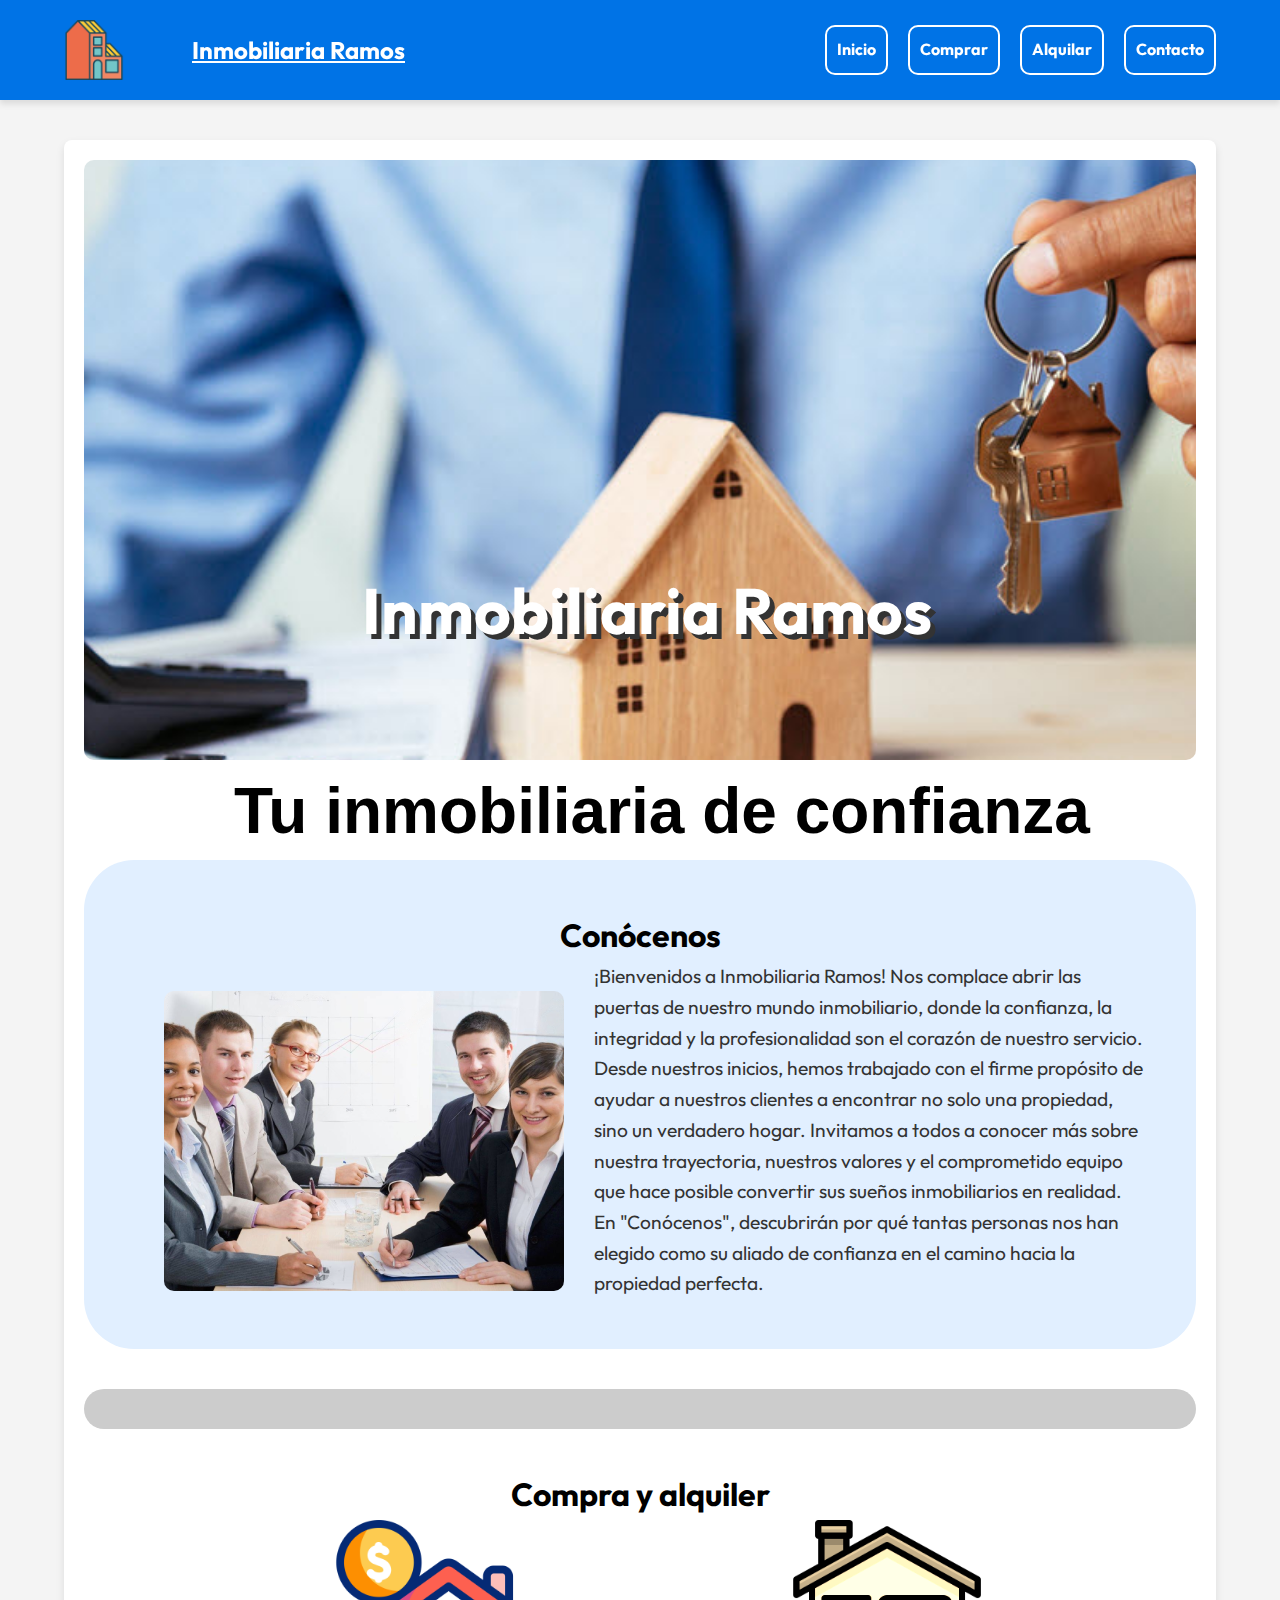
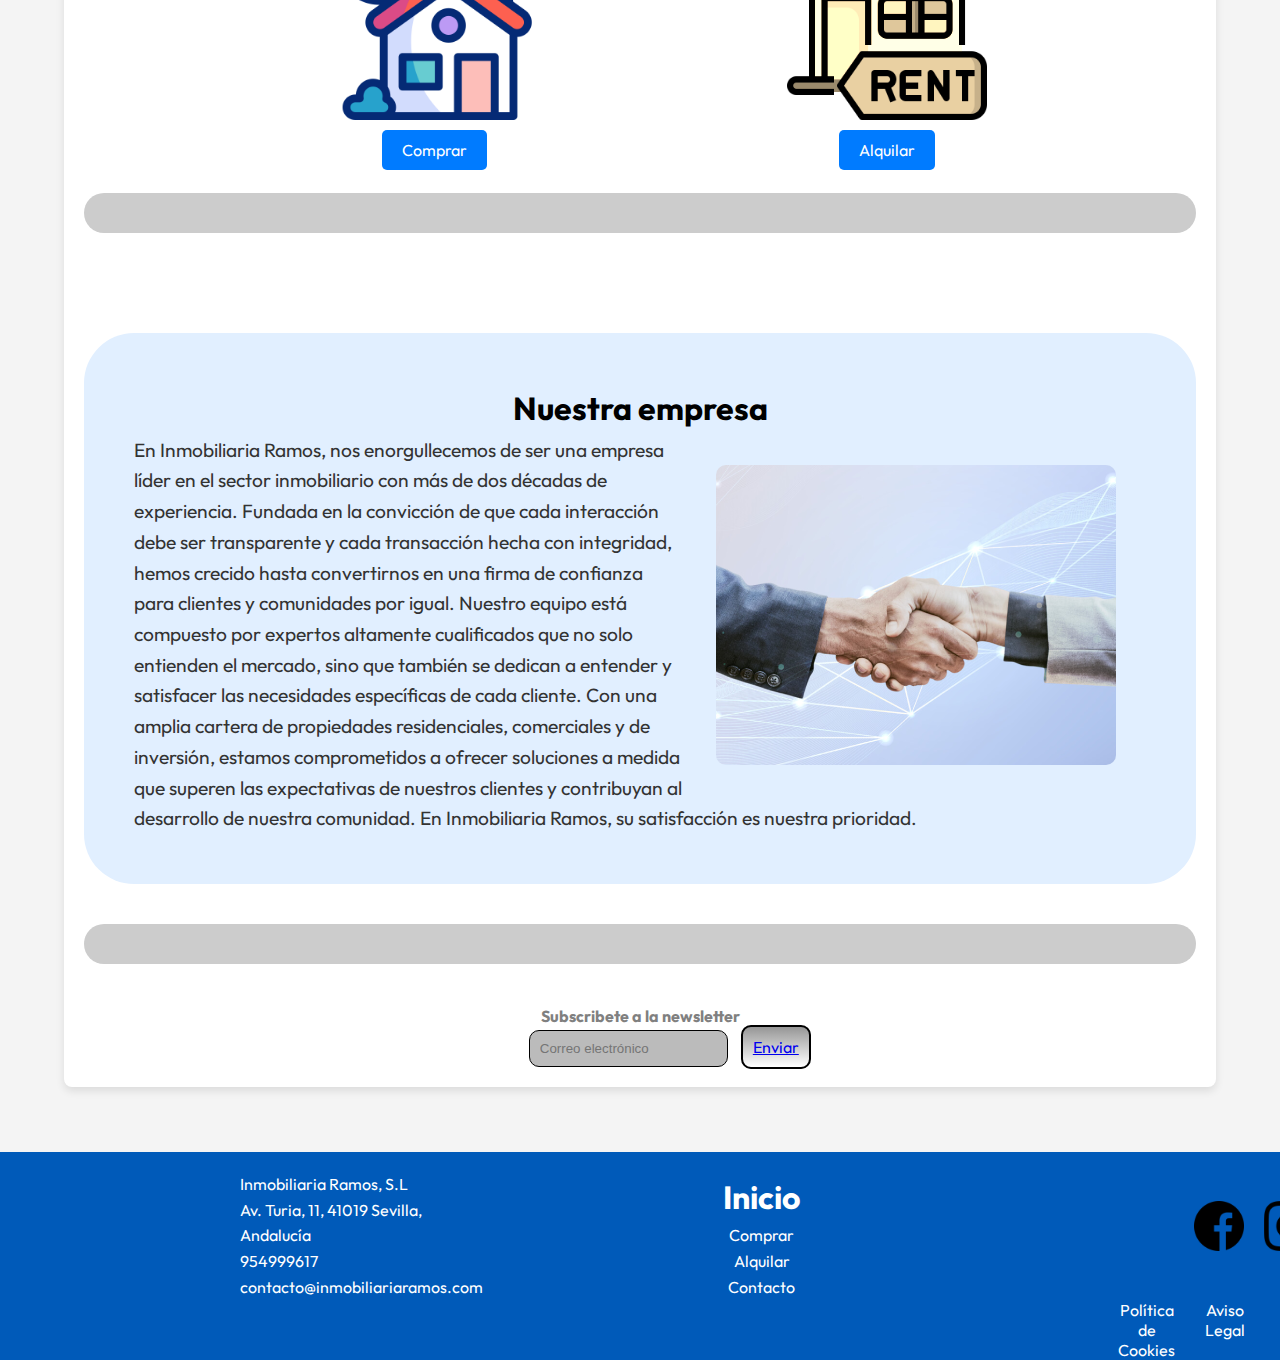
<file: index.html>
<!DOCTYPE html>
<html lang="es">

<head>
    <meta charset="UTF-8">
    <meta name="viewport" content="width=device-width, initial-scale=1.0">
    <link rel="apple-touch-icon" sizes="180x180" href="./img/favicon/apple-touch-icon.png">
    <link rel="icon" type="image/png" sizes="32x32" href="./img/favicon/favicon-32x32.png">
    <link rel="icon" type="image/png" sizes="16x16" href="./img/favicon/favicon-16x16.png">
    <link rel="manifest" href="./img/favicon/site.webmanifest">
    <link rel="mask-icon" href="./img/favicon/safari-pinned-tab.svg" color="#5bbad5">
    <meta name="msapplication-TileColor" content="#da532c">
    <meta name="theme-color" content="#ffffff">
    <link rel="stylesheet" href="./theme/style.css">
    <title>Inicio</title>
</head>

<body>
    <header>
        <div class="header-container">
            <a href="./index.html" style="width: 60px; height: 60px; z-index: 1000;"><img src="./img/icons/iconoHeader.png" alt="" width="60px"></a>
            <h1 class="header-title"><a href="./index.html">Inmobiliaria Ramos</a></h1>
            <nav>
                <ul>
                    <li><a href="./index.html">Inicio</a></li>
                    <li><a href="./comprar1.html">Comprar</a></li>
                    <li><a href="./alquilar1.html">Alquilar</a></li>
                    <li><a href="./contacto.html">Contacto</a></li>
                </ul>
            </nav>
        </div>
    </header>
    <main>
        <div class="parallax">
            <h1 class="main-title">Inmobiliaria Ramos</h1>
        </div>
        <h2 class="secondary-title">Tu inmobiliaria de confianza</h2>
        <div class="body-text-description">
            <h3>Conócenos</h3>
            <p>
                <img src="./img/conocenos1Img.png" alt="" class="img-body-text-description-left">
                ¡Bienvenidos a Inmobiliaria Ramos!
                Nos complace abrir las puertas de nuestro mundo inmobiliario,
                donde la confianza, la integridad y la
                profesionalidad son el corazón de nuestro servicio.
                Desde nuestros inicios, hemos trabajado con el firme propósito de ayudar a
                nuestros clientes a encontrar no solo una propiedad, sino un verdadero hogar.
                Invitamos a todos a conocer más sobre nuestra trayectoria, nuestros valores y el
                comprometido equipo que hace posible convertir sus sueños inmobiliarios en realidad.
                En "Conócenos", descubrirán por qué tantas personas nos han elegido como su aliado de
                confianza en el camino hacia la propiedad perfecta.
            </p>
        </div>
        <hr>
        <h3>Compra y alquiler</h3>
        <ul class="body-image-select">
            <li class="body-image-row">
                <img src="./img/icons/comprarIcon.png" alt="" width="200px">
                <div>
                    <a class="body-img-select-button" href="./comprar1.html" target="_blank">Comprar</a>
                </div>
            </li>
            <li class="body-image-row">
                <img src="./img/icons/alquilarIcon.png" alt="" width="200px" class="body-image-row-sepia">
                <div>
                    <a class="body-img-select-button" href="./alquilar1.html" target="_blank">Alquilar</a>
                </div>
            </li>
        </ul>
        <hr>
        <div class="body-text-description">
            <h3>Nuestra empresa</h3>
            <p>
                <img src="./img/conocenos2Img.png" alt="" class="img-body-text-description-right">
                En Inmobiliaria Ramos,
                nos enorgullecemos de ser una empresa líder en el sector inmobiliario
                con más de dos décadas de experiencia.
                Fundada en la convicción de que cada interacción debe ser transparente y
                cada transacción hecha con integridad, hemos crecido hasta convertirnos en
                una firma de confianza para clientes y comunidades por igual. Nuestro equipo
                está compuesto por expertos altamente cualificados que no solo entienden el mercado,
                sino que también se dedican a entender y satisfacer las necesidades específicas de cada
                cliente. Con una amplia cartera de propiedades residenciales, comerciales y de inversión,
                estamos comprometidos a ofrecer soluciones a medida que superen las expectativas de nuestros
                clientes y contribuyan al desarrollo de nuestra comunidad. En Inmobiliaria Ramos, su satisfacción
                es nuestra prioridad.
            </p>
        </div>
        <hr>
        <h4>Subscribete a la newsletter</h4>
        <form action="" class="form-email">
            <input type="email" name="" id="email-input" placeholder="Correo electrónico">
            <a id="submit-input" href="./notfound.html">Enviar</a>
        </form>
    </main>
    <br>
    <footer>
        <div class="contenedor">
            <div class="contenedorFooter">
                <div class="informacionDiv">
                    <ul class="list-ul">
                        <li>Inmobiliaria Ramos, S.L</li>
                        <li>Av. Turia, 11, 41019 Sevilla, Andalucía</li>
                        <li>954999617</li>
                        <li>contacto@inmobiliariaramos.com</li>
                    </ul>
                    <ul class="list-ul-center">
                        <li>
                            <h3><a href="./index.html" class="footer-links">Inicio</a></h3>
                        </li>
                        <li><a href="./comprar1.html" class="footer-links">Comprar</a></li>
                        <li><a href="./alquilar1.html" class="footer-links">Alquilar</a></li>
                        <li><a href="./contacto.html" class="footer-links">Contacto</a></li>
                    </ul>
                    <ul class="list-ul-img">
                        <a href="./notfound.html"><img src="./img/icons/facebookIcon.png" alt="" width="50px"></a>
                        <a href="./notfound.html"><img src="./img/icons/instagramIcon.png" alt="" width="50px"></a>
                        <a href="./notfound.html"><img src="./img/icons/XIcon.png" alt="" width="50px"></a>
                    </ul>
                </div>
                <div class="list-ul-links">
                    <a href="./contacto.html#cookies">Política de Cookies</a>
                    <a href="./contacto.html#condiciones">Aviso Legal</a>
                </div>
            </footer>
        </body>

</html>
</file>
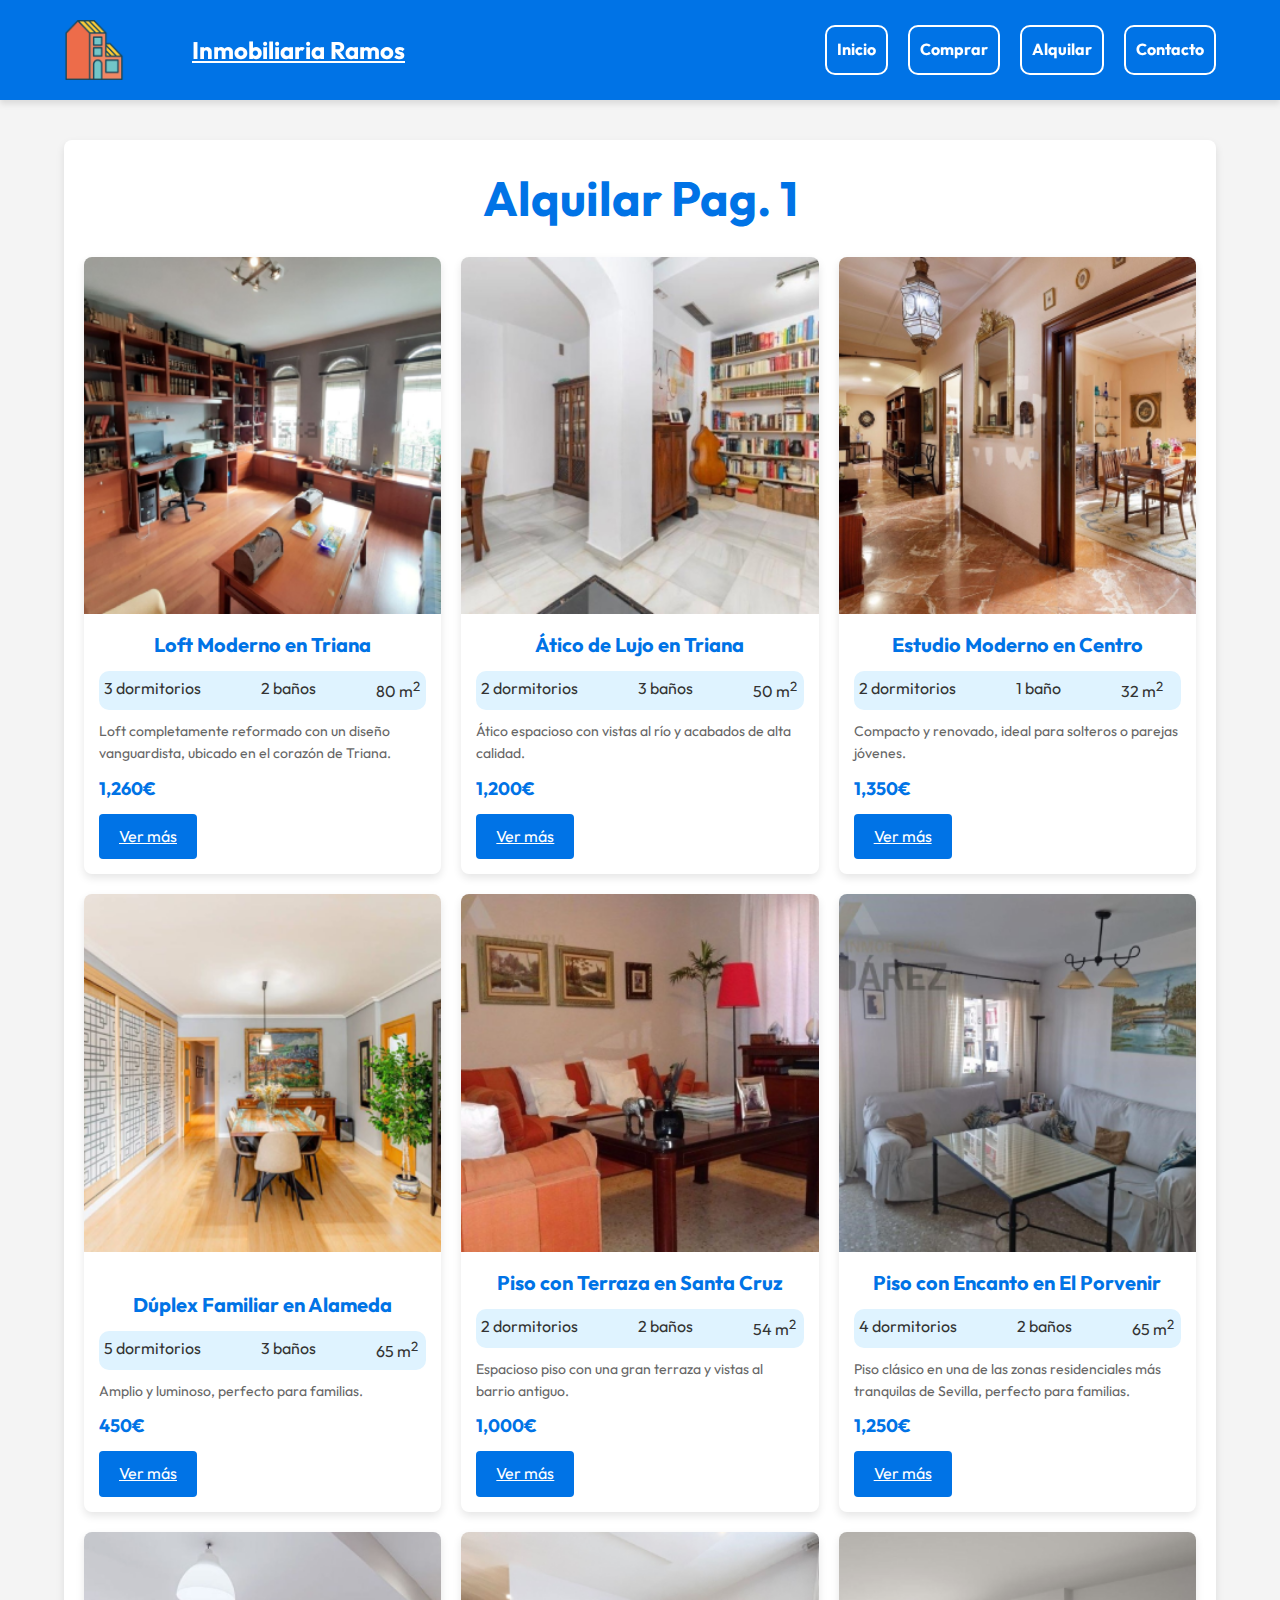
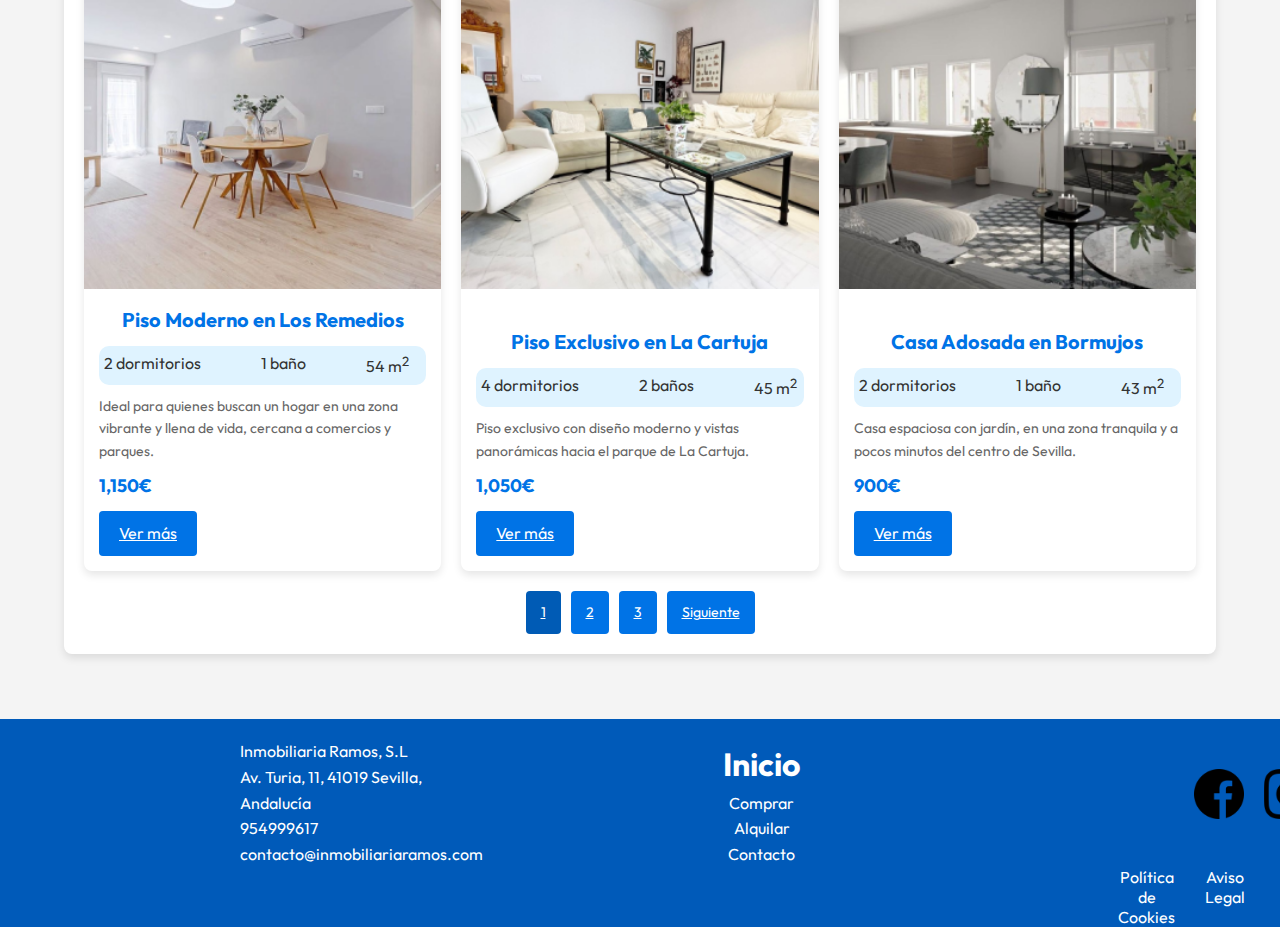
<file: alquilar1.html>
<!DOCTYPE html>
<html lang="es">

<head>
    <meta charset="UTF-8">
    <meta name="viewport" content="width=device-width, initial-scale=1.0">
    <link rel="apple-touch-icon" sizes="180x180" href="./img/favicon/apple-touch-icon.png">
    <link rel="icon" type="image/png" sizes="32x32" href="./img/favicon/favicon-32x32.png">
    <link rel="icon" type="image/png" sizes="16x16" href="./img/favicon/favicon-16x16.png">
    <link rel="manifest" href="./img/favicon/site.webmanifest">
    <link rel="mask-icon" href="./img/favicon/safari-pinned-tab.svg" color="#5bbad5">
    <meta name="msapplication-TileColor" content="#da532c">
    <meta name="theme-color" content="#ffffff">
    <link rel="stylesheet" href="./theme/style.css">
    <title>Alquilar 1</title>
</head>

<body>
    <header>
        <div class="header-container">
            <a href="./index.html" style="width: 60px; height: 60px; z-index: 1000;"><img
                    src="./img/icons/iconoHeader.png" alt="" width="60px"></a>
            <h1 class="header-title"><a href="./index.html">Inmobiliaria Ramos</a></h1>
            <nav>
                <ul>
                    <li><a href="./index.html">Inicio</a></li>
                    <li><a href="./comprar1.html">Comprar</a></li>
                    <li><a href="./alquilar1.html">Alquilar</a></li>
                    <li><a href="./contacto.html">Contacto</a></li>
                </ul>
            </nav>
        </div>
    </header>
    <main>
        <h2 class="comprar-title">Alquilar Pag. 1</h2>
        <section class="comprar-section">
            <div class="card">
                <div class="card-image">
                    <img src="./img/piso11.png" alt="Imagen Propiedad">
                </div>
                <div class="card-content">
                    <h3>Loft Moderno en Triana</h3>
                    <ul class="card-content-info">
                        <li>3 dormitorios</li>
                        <li>2 baños</li>
                        <li>80 m<sup>2</sup></li>
                    </ul>
                    <p>Loft completamente reformado con un diseño vanguardista, ubicado en el corazón de Triana.</p>
                    <div class="card-price">1,260€</div>
                    <a class="card-button" href="./detallealquilar.html">Ver más</a>
                </div>
            </div>

            <div class="card">
                <div class="card-image">
                    <img src="./img/piso2.png" alt="Imagen Propiedad">
                </div>
                <div class="card-content">
                    <h3>Ático de Lujo en Triana</h3>
                    <ul class="card-content-info">
                        <li>2 dormitorios</li>
                        <li>3 baños</li>
                        <li>50 m<sup>2</sup></li>
                    </ul>
                    <p>Ático espacioso con vistas al río y acabados de alta calidad.</p>
                    <div class="card-price">1,200€</div>
                    <a class="card-button" href="./notfound.html">Ver más</a>
                </div>
            </div>

            <div class="card">
                <div class="card-image">
                    <img src="./img/piso3.png" alt="Imagen Propiedad">
                </div>
                <div class="card-content">
                    <h3>Estudio Moderno en Centro</h3>
                    <ul class="card-content-info">
                        <li>2 dormitorios</li>
                        <li>1 baño</li>
                        <li>32 m<sup>2</sup></li>
                    </ul>
                    <p>Compacto y renovado, ideal para solteros o parejas jóvenes.</p>
                    <div class="card-price">1,350€</div>
                    <a class="card-button" href="./notfound.html">Ver más</a>
                </div>
            </div>

            <div class="card">
                <div class="card-image">
                    <img src="./img/piso4.png" alt="Imagen Propiedad">
                </div>
                <div class="card-content">
                    <h3>Dúplex Familiar en Alameda</h3>
                    <ul class="card-content-info">
                        <li>5 dormitorios</li>
                        <li>3 baños</li>
                        <li>65 m<sup>2</sup></li>
                    </ul>
                    <p>Amplio y luminoso, perfecto para familias.</p>
                    <div class="card-price">450€</div>
                    <a class="card-button" href="./notfound.html">Ver más</a>
                </div>
            </div>

            <div class="card">
                <div class="card-image">
                    <img src="./img/piso5.png" alt="Imagen Propiedad">
                </div>
                <div class="card-content">
                    <h3>Piso con Terraza en Santa Cruz</h3>
                    <ul class="card-content-info">
                        <li>2 dormitorios</li>
                        <li>2 baños</li>
                        <li>54 m<sup>2</sup></li>
                    </ul>
                    <p>Espacioso piso con una gran terraza y vistas al barrio antiguo.</p>
                    <div class="card-price">1,000€</div>
                    <a class="card-button" href="./notfound.html">Ver más</a>
                </div>
            </div>

            <div class="card">
                <div class="card-image">
                    <img src="./img/piso6.png" alt="Imagen Propiedad">
                </div>
                <div class="card-content">
                    <h3>Piso con Encanto en El Porvenir</h3>
                    <ul class="card-content-info">
                        <li>4 dormitorios</li>
                        <li>2 baños</li>
                        <li>65 m<sup>2</sup></li>
                    </ul>
                    <p>Piso clásico en una de las zonas residenciales más tranquilas de Sevilla, perfecto para familias.</p>
                    <div class="card-price">1,250€</div>
                    <a class="card-button" href="./notfound.html">Ver más</a>
                </div>
            </div>

            <div class="card">
                <div class="card-image">
                    <img src="./img/piso7.png" alt="Imagen Propiedad">
                </div>
                <div class="card-content">
                    <h3>Piso Moderno en Los Remedios</h3>
                    <ul class="card-content-info">
                        <li>2 dormitorios</li>
                        <li>1 baño</li>
                        <li>54 m<sup>2</sup></li>
                    </ul>
                    <p>Ideal para quienes buscan un hogar en una zona vibrante y llena de vida, cercana a comercios y parques.</p>
                    <div class="card-price">1,150€</div>
                    <a class="card-button" href="./notfound.html">Ver más</a>
                </div>
            </div>

            <div class="card">
                <div class="card-image">
                    <img src="./img/piso8.png" alt="Imagen Propiedad">
                </div>
                <div class="card-content">
                    <h3>Piso Exclusivo en La Cartuja</h3>
                    <ul class="card-content-info">
                        <li>4 dormitorios</li>
                        <li>2 baños</li>
                        <li>45 m<sup>2</sup></li>
                    </ul>
                    <p>Piso exclusivo con diseño moderno y vistas panorámicas hacia el parque de La Cartuja.</p>
                    <div class="card-price">1,050€</div>
                    <a class="card-button" href="./notfound.html">Ver más</a>
                </div>
            </div>

            <div class="card">
                <div class="card-image">
                    <img src="./img/piso9.png" alt="Imagen Propiedad">
                </div>
                <div class="card-content">
                    <h3>Casa Adosada en Bormujos</h3>
                    <ul class="card-content-info">
                        <li>2 dormitorios</li>
                        <li>1 baño</li>
                        <li>43 m<sup>2</sup></li>
                    </ul>
                    <p>Casa espaciosa con jardín, en una zona tranquila y a pocos minutos del centro de Sevilla.</p>
                    <div class="card-price">900€</div>
                    <a class="card-button" href="./notfound.html">Ver más</a>
                </div>
            </div>
        </section>

        <div class="pagination">
            <a class="pagination-button active" href="./alquilar1.html">1</a>
            <a class="pagination-button" href="./alquilar2.html">2</a>
            <a class="pagination-button" href="./alquilar3.html">3</a>
            <a class="pagination-next" href="./alquilar2.html">Siguiente</a>
        </div>
    </main>
    <br>
    <footer>
        <div class="contenedor">
            <div class="contenedorFooter">
                <div class="informacionDiv">
                    <ul class="list-ul">
                        <li>Inmobiliaria Ramos, S.L</li>
                        <li>Av. Turia, 11, 41019 Sevilla, Andalucía</li>
                        <li>954999617</li>
                        <li>contacto@inmobiliariaramos.com</li>
                    </ul>
                    <ul class="list-ul-center">
                        <li>
                            <h3><a href="./index.html" class="footer-links">Inicio</a></h3>
                        </li>
                        <li><a href="./comprar1.html" class="footer-links">Comprar</a></li>
                        <li><a href="./alquilar1.html" class="footer-links">Alquilar</a></li>
                        <li><a href="./contacto.html" class="footer-links">Contacto</a></li>
                    </ul>
                    <ul class="list-ul-img">
                        <a href="./notfound.html"><img src="./img/icons/facebookIcon.png" alt="" width="50px"></a>
                        <a href="./notfound.html"><img src="./img/icons/instagramIcon.png" alt="" width="50px"></a>
                        <a href="./notfound.html"><img src="./img/icons/XIcon.png" alt="" width="50px"></a>
                    </ul>
                </div>
                <div class="list-ul-links">
                    <a href="./contacto.html#cookies">Política de Cookies</a>
                    <a href="./contacto.html#condiciones">Aviso Legal</a>
                </div>
    </footer>
</body>

</html>
</file>
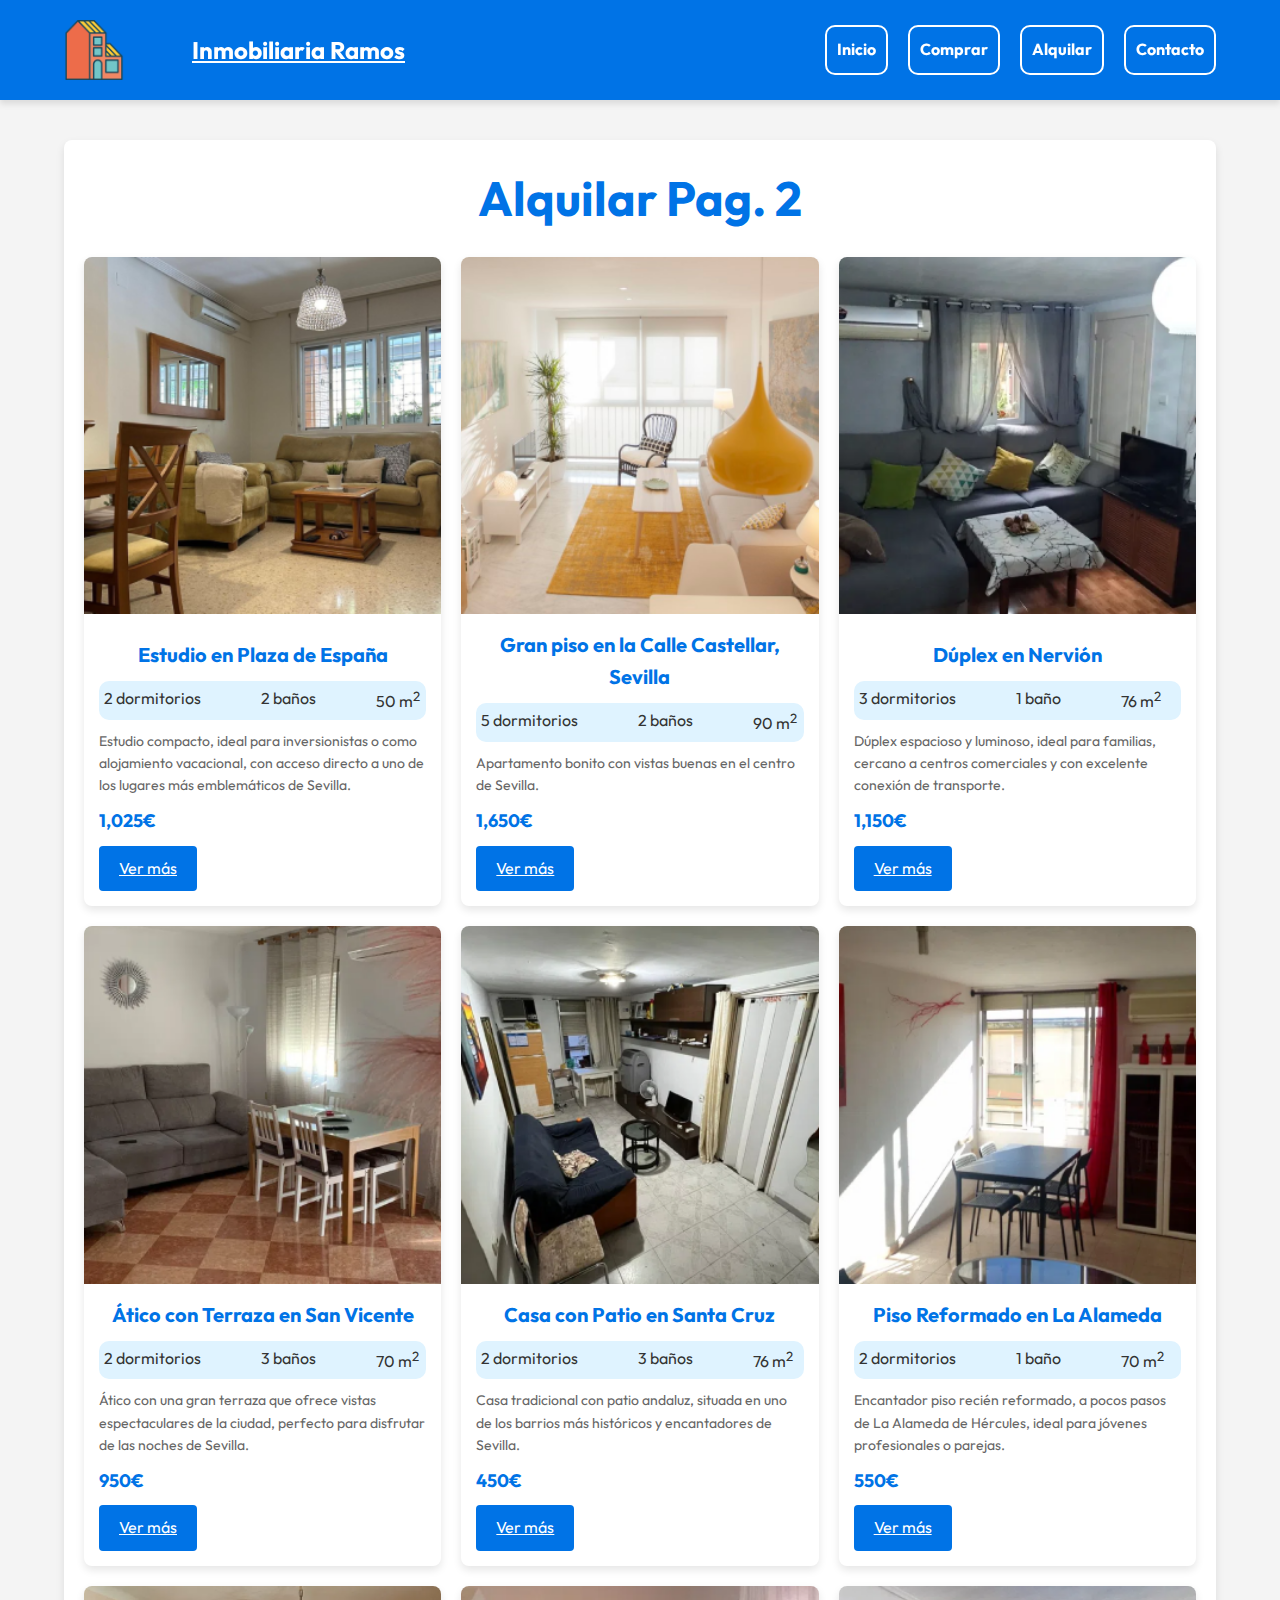
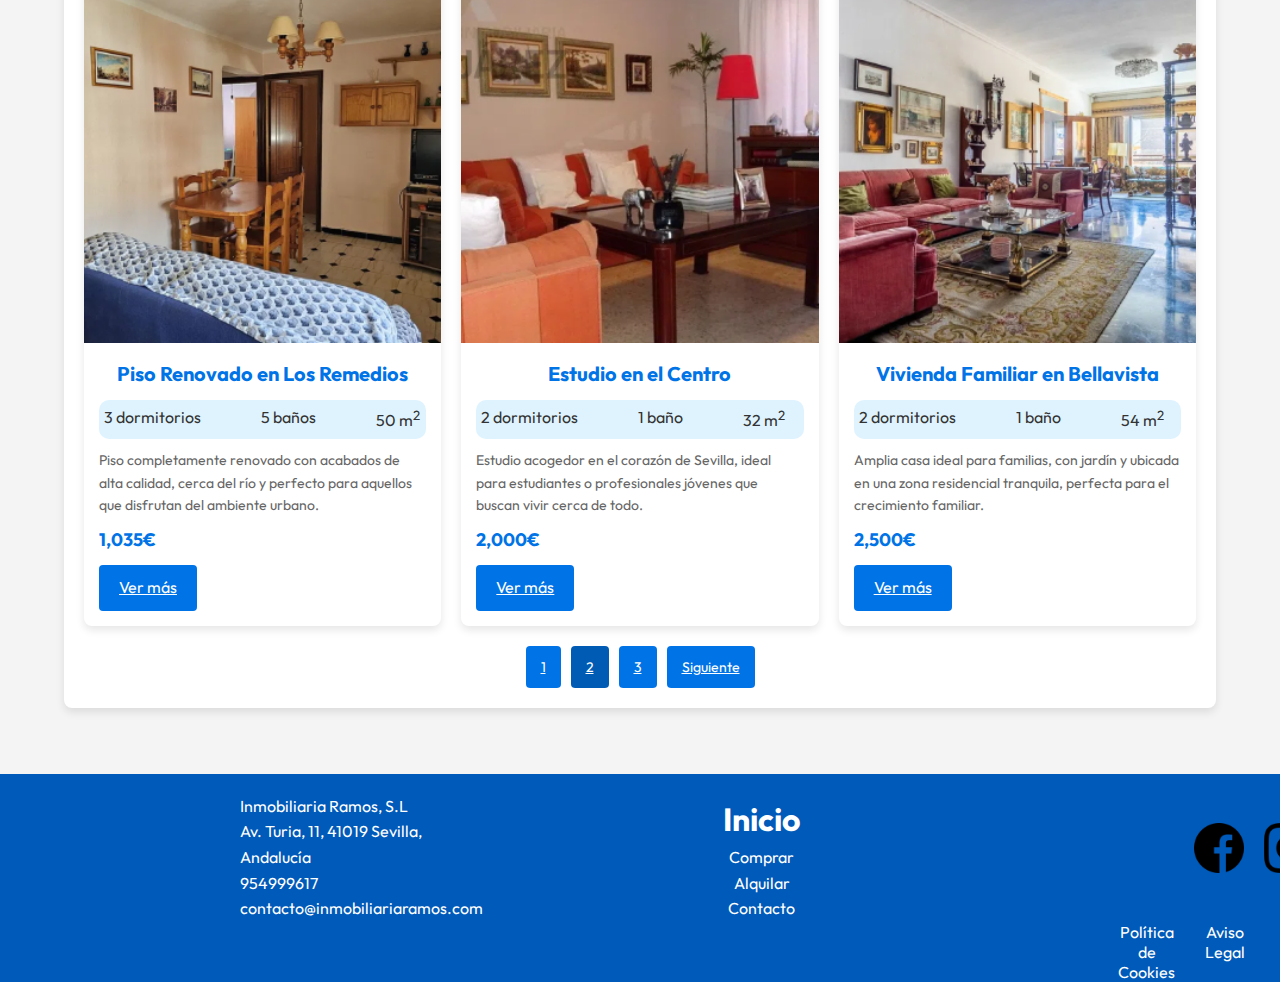
<file: alquilar2.html>
<!DOCTYPE html>
<html lang="es">

<head>
    <meta charset="UTF-8">
    <meta name="viewport" content="width=device-width, initial-scale=1.0">
    <link rel="apple-touch-icon" sizes="180x180" href="./img/favicon/apple-touch-icon.png">
    <link rel="icon" type="image/png" sizes="32x32" href="./img/favicon/favicon-32x32.png">
    <link rel="icon" type="image/png" sizes="16x16" href="./img/favicon/favicon-16x16.png">
    <link rel="manifest" href="./img/favicon/site.webmanifest">
    <link rel="mask-icon" href="./img/favicon/safari-pinned-tab.svg" color="#5bbad5">
    <meta name="msapplication-TileColor" content="#da532c">
    <meta name="theme-color" content="#ffffff">
    <link rel="stylesheet" href="./theme/style.css">
    <title>Alquilar 2</title>
</head>

<body>
    <header>
        <div class="header-container">
            <a href="./index.html" style="width: 60px; height: 60px; z-index: 1000;"><img
                    src="./img/icons/iconoHeader.png" alt="" width="60px"></a>
            <h1 class="header-title"><a href="./index.html">Inmobiliaria Ramos</a></h1>
            <nav>
                <ul>
                    <li><a href="./index.html">Inicio</a></li>
                    <li><a href="./comprar1.html">Comprar</a></li>
                    <li><a href="./alquilar1.html">Alquilar</a></li>
                    <li><a href="./contacto.html">Contacto</a></li>
                </ul>
            </nav>
        </div>
    </header>
    <main>
        <h2 class="comprar-title">Alquilar Pag. 2</h2>
        <section class="comprar-section">
            <div class="card">
                <div class="card-image">
                    <img src="./img/piso10.png" alt="Imagen Propiedad">
                </div>
                <div class="card-content">
                    <h3>Estudio en Plaza de España</h3>
                    <ul class="card-content-info">
                        <li>2 dormitorios</li>
                        <li>2 baños</li>
                        <li>50 m<sup>2</sup></li>
                    </ul>
                    <p>Estudio compacto, ideal para inversionistas o como alojamiento vacacional, con acceso directo a
                        uno de los lugares más emblemáticos de Sevilla.</p>
                    <div class="card-price">1,025€</div>
                    <a class="card-button" href="./notfound.html">Ver más</a>
                </div>
            </div>

            <div class="card">
                <div class="card-image">
                    <img src="./img/img1castellar.png" alt="Imagen Propiedad">
                </div>
                <div class="card-content">
                    <h3>Gran piso en la Calle Castellar, Sevilla</h3>
                    <ul class="card-content-info">
                        <li>5 dormitorios</li>
                        <li>2 baños</li>
                        <li>90 m<sup>2</sup></li>
                    </ul>
                    <p>Apartamento bonito con vistas buenas en el centro de Sevilla.</p>
                    <div class="card-price">1,650€</div>
                    <a class="card-button" href="./notfound.html">Ver más</a>
                </div>
            </div>

            <div class="card">
                <div class="card-image">
                    <img src="./img/piso12.png" alt="Imagen Propiedad">
                </div>
                <div class="card-content">
                    <h3>Dúplex en Nervión</h3>
                    <ul class="card-content-info">
                        <li>3 dormitorios</li>
                        <li>1 baño</li>
                        <li>76 m<sup>2</sup></li>
                    </ul>
                    <p>Dúplex espacioso y luminoso, ideal para familias, cercano a centros comerciales y con excelente
                        conexión de transporte.</p>
                    <div class="card-price">1,150€</div>
                    <a class="card-button" href="./notfound.html">Ver más</a>
                </div>
            </div>

            <div class="card">
                <div class="card-image">
                    <img src="./img/piso13.png" alt="Imagen Propiedad">
                </div>
                <div class="card-content">
                    <h3>Ático con Terraza en San Vicente</h3>
                    <ul class="card-content-info">
                        <li>2 dormitorios</li>
                        <li>3 baños</li>
                        <li>70 m<sup>2</sup></li>
                    </ul>
                    <p>Ático con una gran terraza que ofrece vistas espectaculares de la ciudad, perfecto para disfrutar
                        de las noches de Sevilla.</p>
                    <div class="card-price">950€</div>
                    <a class="card-button" href="./notfound.html">Ver más</a>
                </div>
            </div>

            <div class="card">
                <div class="card-image">
                    <img src="./img/piso14.png" alt="Imagen Propiedad">
                </div>
                <div class="card-content">
                    <h3>Casa con Patio en Santa Cruz</h3>
                    <ul class="card-content-info">
                        <li>2 dormitorios</li>
                        <li>3 baños</li>
                        <li>76 m<sup>2</sup></li>
                    </ul>
                    <p>Casa tradicional con patio andaluz, situada en uno de los barrios más históricos y encantadores
                        de Sevilla.</p>
                    <div class="card-price">450€</div>
                    <a class="card-button" href="./notfound.html">Ver más</a>
                </div>
            </div>

            <div class="card">
                <div class="card-image">
                    <img src="./img/piso15.png" alt="Imagen Propiedad">
                </div>
                <div class="card-content">
                    <h3>Piso Reformado en La Alameda</h3>
                    <ul class="card-content-info">
                        <li>2 dormitorios</li>
                        <li>1 baño</li>
                        <li>70 m<sup>2</sup></li>
                    </ul>
                    <p>Encantador piso recién reformado, a pocos pasos de La Alameda de Hércules, ideal para jóvenes
                        profesionales o parejas.</p>
                    <div class="card-price">550€</div>
                    <a class="card-button" href="./notfound.html">Ver más</a>
                </div>
            </div>
            <div class="card">
                <div class="card-image">
                    <img src="./img/piso16.png" alt="Imagen Propiedad">
                </div>
                <div class="card-content">
                    <h3>Piso Renovado en Los Remedios</h3>
                    <ul class="card-content-info">
                        <li>3 dormitorios</li>
                        <li>5 baños</li>
                        <li>50 m<sup>2</sup></li>
                    </ul>
                    <p>Piso completamente renovado con acabados de alta calidad, cerca del río y perfecto para aquellos
                        que disfrutan del ambiente urbano.</p>
                    <div class="card-price">1,035€</div>
                    <a class="card-button" href="./notfound.html">Ver más</a>
                </div>
            </div>

            <div class="card">
                <div class="card-image">
                    <img src="./img/piso17.png" alt="Imagen Propiedad">
                </div>
                <div class="card-content">
                    <h3>Estudio en el Centro</h3>
                    <ul class="card-content-info">
                        <li>2 dormitorios</li>
                        <li>1 baño</li>
                        <li>32 m<sup>2</sup></li>
                    </ul>
                    <p>Estudio acogedor en el corazón de Sevilla, ideal para estudiantes o profesionales jóvenes que
                        buscan vivir cerca de todo.</p>
                    <div class="card-price">2,000€</div>
                    <a class="card-button" href="./notfound.html">Ver más</a>
                </div>
            </div>

            <div class="card">
                <div class="card-image">
                    <img src="./img/piso18.png" alt="Imagen Propiedad">
                </div>
                <div class="card-content">
                    <h3>Vivienda Familiar en Bellavista</h3>
                    <ul class="card-content-info">
                        <li>2 dormitorios</li>
                        <li>1 baño</li>
                        <li>54 m<sup>2</sup></li>
                    </ul>
                    <p>Amplia casa ideal para familias, con jardín y ubicada en una zona residencial tranquila, perfecta
                        para el crecimiento familiar.</p>
                    <div class="card-price">2,500€</div>
                    <a class="card-button" href="./notfound.html">Ver más</a>
                </div>
            </div>
        </section>

        <div class="pagination">
            <a class="pagination-button" href="./alquilar1.html">1</a>
            <a class="pagination-button active" href="./alquilar2.html">2</a>
            <a class="pagination-button" href="./alquilar3.html">3</a>
            <a class="pagination-next" href="./alquilar3.html">Siguiente</a>
        </div>
    </main>
    <br>
    <footer>
        <div class="contenedor">
            <div class="contenedorFooter">
                <div class="informacionDiv">
                    <ul class="list-ul">
                        <li>Inmobiliaria Ramos, S.L</li>
                        <li>Av. Turia, 11, 41019 Sevilla, Andalucía</li>
                        <li>954999617</li>
                        <li>contacto@inmobiliariaramos.com</li>
                    </ul>
                    <ul class="list-ul-center">
                        <li>
                            <h3><a href="./index.html" class="footer-links">Inicio</a></h3>
                        </li>
                        <li><a href="./comprar1.html" class="footer-links">Comprar</a></li>
                        <li><a href="./alquilar1.html" class="footer-links">Alquilar</a></li>
                        <li><a href="./contacto.html" class="footer-links">Contacto</a></li>
                    </ul>
                    <ul class="list-ul-img">
                        <a href="./notfound.html"><img src="./img/icons/facebookIcon.png" alt="" width="50px"></a>
                        <a href="./notfound.html"><img src="./img/icons/instagramIcon.png" alt="" width="50px"></a>
                        <a href="./notfound.html"><img src="./img/icons/XIcon.png" alt="" width="50px"></a>
                    </ul>
                </div>
                <div class="list-ul-links">
                    <a href="./contacto.html#cookies">Política de Cookies</a>
                    <a href="./contacto.html#condiciones">Aviso Legal</a>
                </div>
    </footer>
</body>

</html>
</file>
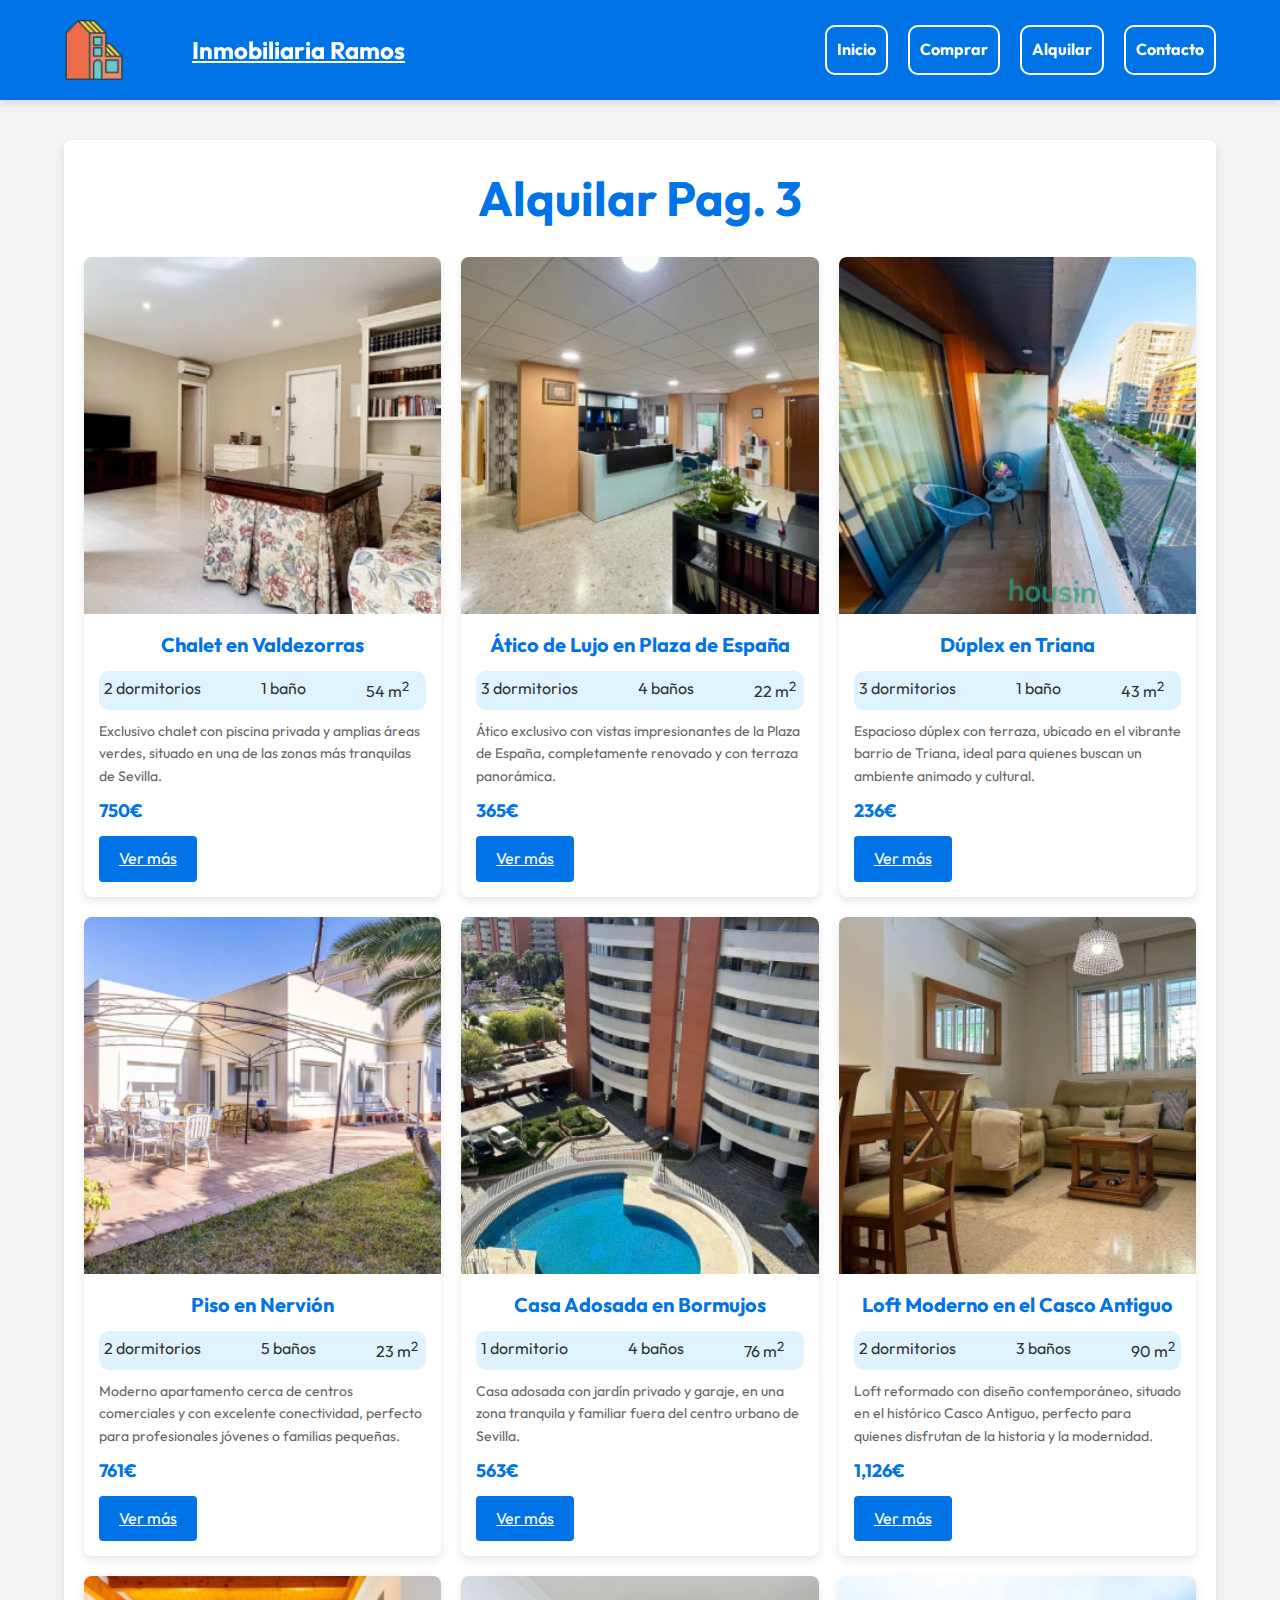
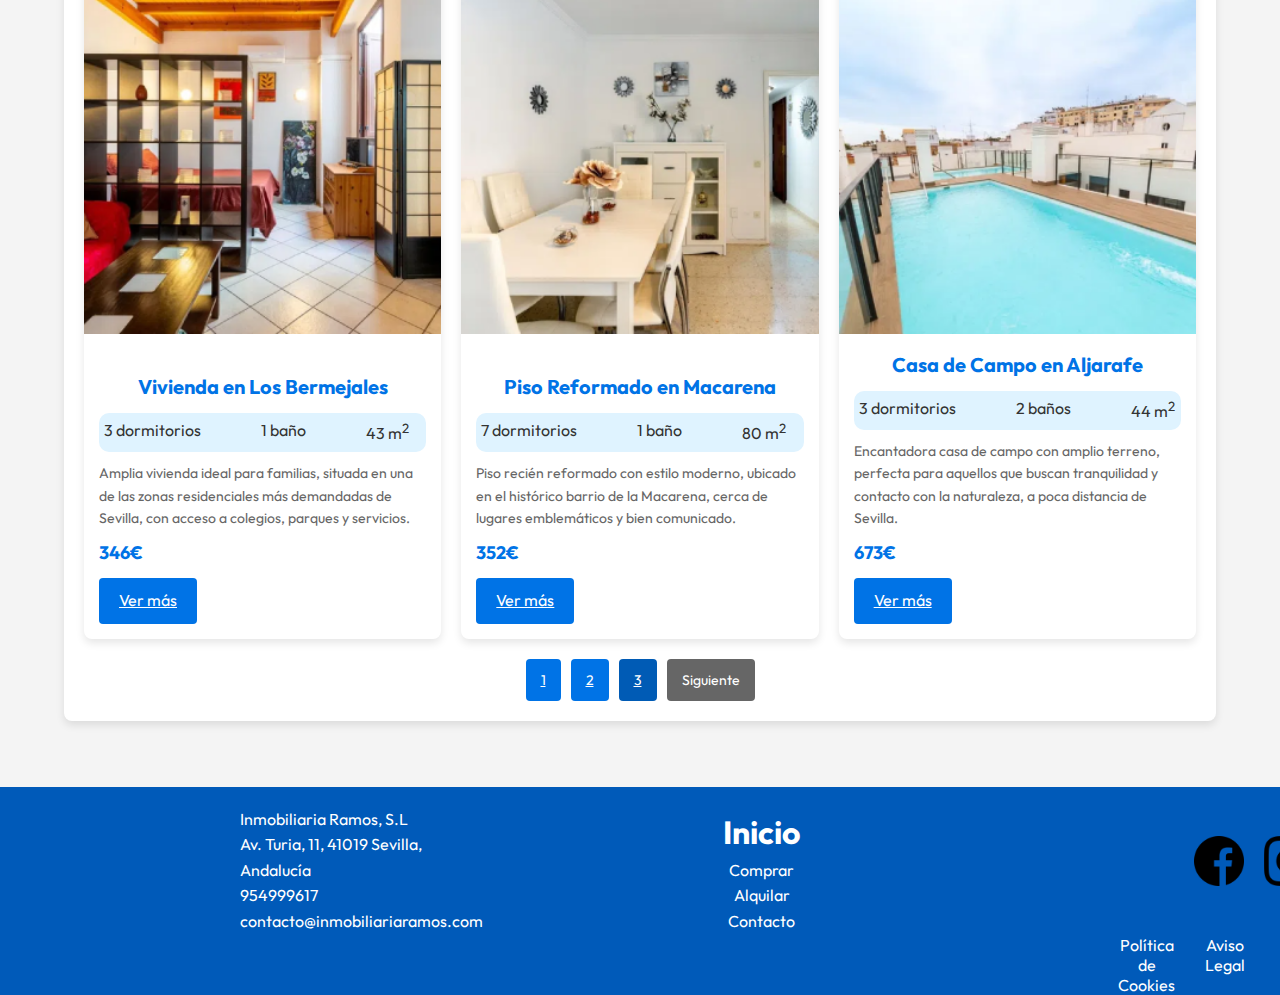
<file: alquilar3.html>
<!DOCTYPE html>
<html lang="es">

<head>
    <meta charset="UTF-8">
    <meta name="viewport" content="width=device-width, initial-scale=1.0">
    <link rel="apple-touch-icon" sizes="180x180" href="./img/favicon/apple-touch-icon.png">
    <link rel="icon" type="image/png" sizes="32x32" href="./img/favicon/favicon-32x32.png">
    <link rel="icon" type="image/png" sizes="16x16" href="./img/favicon/favicon-16x16.png">
    <link rel="manifest" href="./img/favicon/site.webmanifest">
    <link rel="mask-icon" href="./img/favicon/safari-pinned-tab.svg" color="#5bbad5">
    <meta name="msapplication-TileColor" content="#da532c">
    <meta name="theme-color" content="#ffffff">
    <link rel="stylesheet" href="./theme/style.css">
    <title>Alquilar 3</title>
</head>

<body>
    <header>
        <div class="header-container">
            <a href="./index.html" style="width: 60px; height: 60px; z-index: 1000;"><img
                    src="./img/icons/iconoHeader.png" alt="" width="60px"></a>
            <h1 class="header-title"><a href="./index.html">Inmobiliaria Ramos</a></h1>
            <nav>
                <ul>
                    <li><a href="./index.html">Inicio</a></li>
                    <li><a href="./comprar1.html">Comprar</a></li>
                    <li><a href="./alquilar1.html">Alquilar</a></li>
                    <li><a href="./contacto.html">Contacto</a></li>
                </ul>
            </nav>
        </div>
    </header>
    <main>
        <h2 class="comprar-title">Alquilar Pag. 3</h2>
        <section class="comprar-section">
            <div class="card">
                <div class="card-image">
                    <img src="./img/piso19.png" alt="Imagen Propiedad">
                </div>
                <div class="card-content">
                    <h3>Chalet en Valdezorras</h3>
                    <ul class="card-content-info">
                        <li>2 dormitorios</li>
                        <li>1 baño</li>
                        <li>54 m<sup>2</sup></li>
                    </ul>
                    <p>Exclusivo chalet con piscina privada y amplias áreas verdes, situado en una de las zonas más
                        tranquilas de Sevilla.</p>
                    <div class="card-price">750€</div>
                    <a class="card-button" href="./notfound.html">Ver más</a>
                </div>
            </div>

            <div class="card">
                <div class="card-image">
                    <img src="./img/piso20.png" alt="Imagen Propiedad">
                </div>
                <div class="card-content">
                    <h3>Ático de Lujo en Plaza de España</h3>
                    <ul class="card-content-info">
                        <li>3 dormitorios</li>
                        <li>4 baños</li>
                        <li>22 m<sup>2</sup></li>
                    </ul>
                    <p>Ático exclusivo con vistas impresionantes de la Plaza de España, completamente renovado y con
                        terraza panorámica.</p>
                    <div class="card-price">365€</div>
                    <a class="card-button" href="./notfound.html">Ver más</a>
                </div>
            </div>

            <div class="card">
                <div class="card-image">
                    <img src="./img/piso21.png" alt="Imagen Propiedad">
                </div>
                <div class="card-content">
                    <h3>Dúplex en Triana</h3>
                    <ul class="card-content-info">
                        <li>3 dormitorios</li>
                        <li>1 baño</li>
                        <li>43 m<sup>2</sup></li>
                    </ul>
                    <p>Espacioso dúplex con terraza, ubicado en el vibrante barrio de Triana, ideal para quienes buscan
                        un ambiente animado y cultural.</p>
                    <div class="card-price">236€</div>
                    <a class="card-button" href="./notfound.html">Ver más</a>
                </div>
            </div>

            <div class="card">
                <div class="card-image">
                    <img src="./img/piso22.png" alt="Imagen Propiedad">
                </div>
                <div class="card-content">
                    <h3>Piso en Nervión</h3>
                    <ul class="card-content-info">
                        <li>2 dormitorios</li>
                        <li>5 baños</li>
                        <li>23 m<sup>2</sup></li>
                    </ul>
                    <p>Moderno apartamento cerca de centros comerciales y con excelente conectividad, perfecto para
                        profesionales jóvenes o familias pequeñas.</p>
                    <div class="card-price">761€</div>
                    <a class="card-button" href="./notfound.html">Ver más</a>
                </div>
            </div>

            <div class="card">
                <div class="card-image">
                    <img src="./img/piso23.png" alt="Imagen Propiedad">
                </div>
                <div class="card-content">
                    <h3>Casa Adosada en Bormujos</h3>
                    <ul class="card-content-info">
                        <li>1 dormitorio</li>
                        <li>4 baños</li>
                        <li>76 m<sup>2</sup></li>
                    </ul>
                    <p>Casa adosada con jardín privado y garaje, en una zona tranquila y familiar fuera del centro
                        urbano de Sevilla.</p>
                    <div class="card-price">563€</div>
                    <a class="card-button" href="./notfound.html">Ver más</a>
                </div>
            </div>

            <div class="card">
                <div class="card-image">
                    <img src="./img/piso24.png" alt="Imagen Propiedad">
                </div>
                <div class="card-content">
                    <h3>Loft Moderno en el Casco Antiguo</h3>
                    <ul class="card-content-info">
                        <li>2 dormitorios</li>
                        <li>3 baños</li>
                        <li>90 m<sup>2</sup></li>
                    </ul>
                    <p>Loft reformado con diseño contemporáneo, situado en el histórico Casco Antiguo, perfecto para
                        quienes disfrutan de la historia y la modernidad.</p>
                    <div class="card-price">1,126€</div>
                    <a class="card-button" href="./notfound.html">Ver más</a>
                </div>
            </div>

            <div class="card">
                <div class="card-image">
                    <img src="./img/piso25.png" alt="Imagen Propiedad">
                </div>
                <div class="card-content">
                    <h3>Vivienda en Los Bermejales</h3>
                    <ul class="card-content-info">
                        <li>3 dormitorios</li>
                        <li>1 baño</li>
                        <li>43 m<sup>2</sup></li>
                    </ul>
                    <p>Amplia vivienda ideal para familias, situada en una de las zonas residenciales más demandadas de
                        Sevilla, con acceso a colegios, parques y servicios.</p>
                    <div class="card-price">346€</div>
                    <a class="card-button" href="./notfound.html">Ver más</a>
                </div>
            </div>

            <div class="card">
                <div class="card-image">
                    <img src="./img/piso26.png" alt="Imagen Propiedad">
                </div>
                <div class="card-content">
                    <h3>Piso Reformado en Macarena</h3>
                    <ul class="card-content-info">
                        <li>7 dormitorios</li>
                        <li>1 baño</li>
                        <li>80 m<sup>2</sup></li>
                    </ul>
                    <p>Piso recién reformado con estilo moderno, ubicado en el histórico barrio de la Macarena, cerca de
                        lugares emblemáticos y bien comunicado.</p>
                    <div class="card-price">352€</div>
                    <a class="card-button" href="./notfound.html">Ver más</a>
                </div>
            </div>

            <div class="card">
                <div class="card-image">
                    <img src="./img/piso27.png" alt="Imagen Propiedad">
                </div>
                <div class="card-content">
                    <h3>Casa de Campo en Aljarafe</h3>
                    <ul class="card-content-info">
                        <li>3 dormitorios</li>
                        <li>2 baños</li>
                        <li>44 m<sup>2</sup></li>
                    </ul>
                    <p>Encantadora casa de campo con amplio terreno, perfecta para aquellos que buscan tranquilidad y
                        contacto con la naturaleza, a poca distancia de Sevilla.</p>
                    <div class="card-price">673€</div>
                    <a class="card-button" href="./notfound.html">Ver más</a>
                </div>
            </div>

        </section>

        <div class="pagination">
            <a class="pagination-button" href="./alquilar1.html">1</a>
            <a class="pagination-button" href="./alquilar2.html">2</a>
            <a class="pagination-button active" href="./alquilar3.html">3</a>
            <a class="pagination-next inactive">Siguiente</a>
        </div>
    </main>
    <br>
    <footer>
        <div class="contenedor">
            <div class="contenedorFooter">
                <div class="informacionDiv">
                    <ul class="list-ul">
                        <li>Inmobiliaria Ramos, S.L</li>
                        <li>Av. Turia, 11, 41019 Sevilla, Andalucía</li>
                        <li>954999617</li>
                        <li>contacto@inmobiliariaramos.com</li>
                    </ul>
                    <ul class="list-ul-center">
                        <li>
                            <h3><a href="./index.html" class="footer-links">Inicio</a></h3>
                        </li>
                        <li><a href="./comprar1.html" class="footer-links">Comprar</a></li>
                        <li><a href="./alquilar1.html" class="footer-links">Alquilar</a></li>
                        <li><a href="./contacto.html" class="footer-links">Contacto</a></li>
                    </ul>
                    <ul class="list-ul-img">
                        <a href="./notfound.html"><img src="./img/icons/facebookIcon.png" alt="" width="50px"></a>
                        <a href="./notfound.html"><img src="./img/icons/instagramIcon.png" alt="" width="50px"></a>
                        <a href="./notfound.html"><img src="./img/icons/XIcon.png" alt="" width="50px"></a>
                    </ul>
                </div>
                <div class="list-ul-links">
                    <a href="./contacto.html#cookies">Política de Cookies</a>
                    <a href="./contacto.html#condiciones">Aviso Legal</a>
                </div>
    </footer>
</body>

</html>
</file>
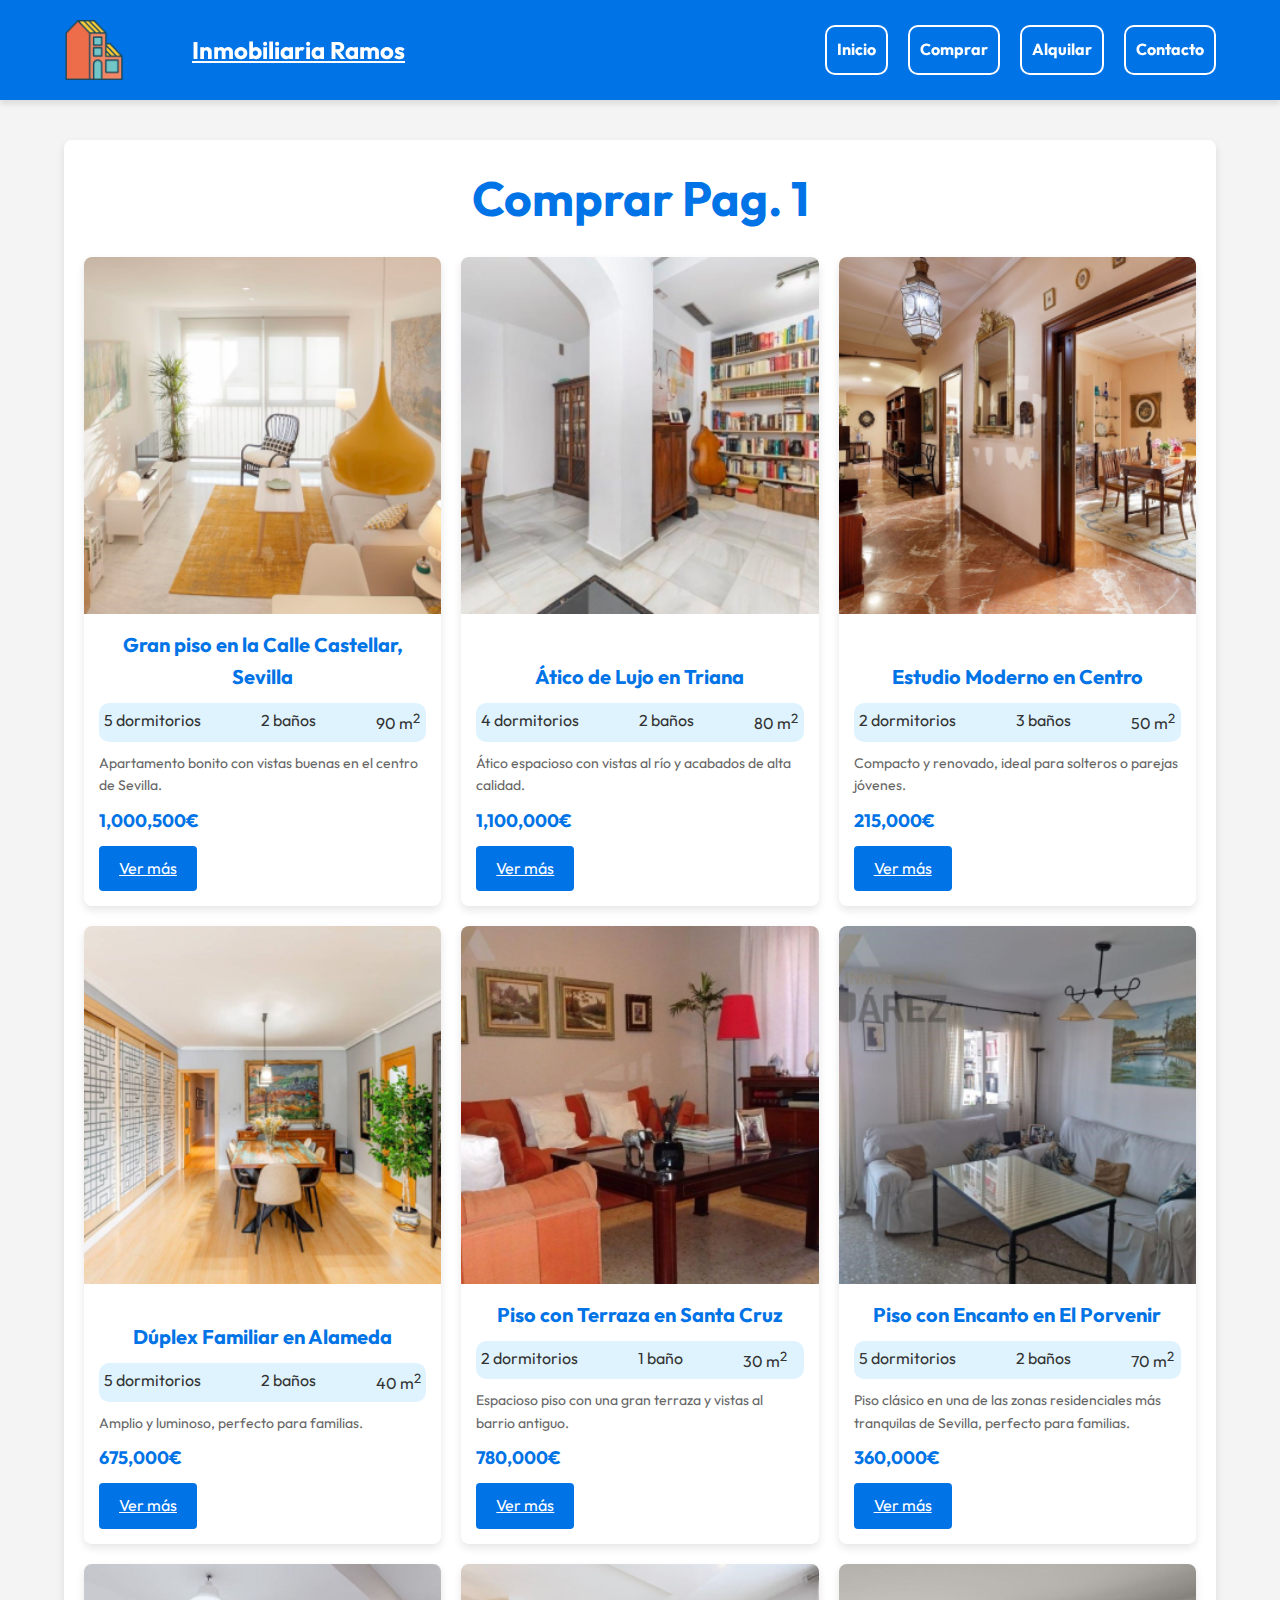
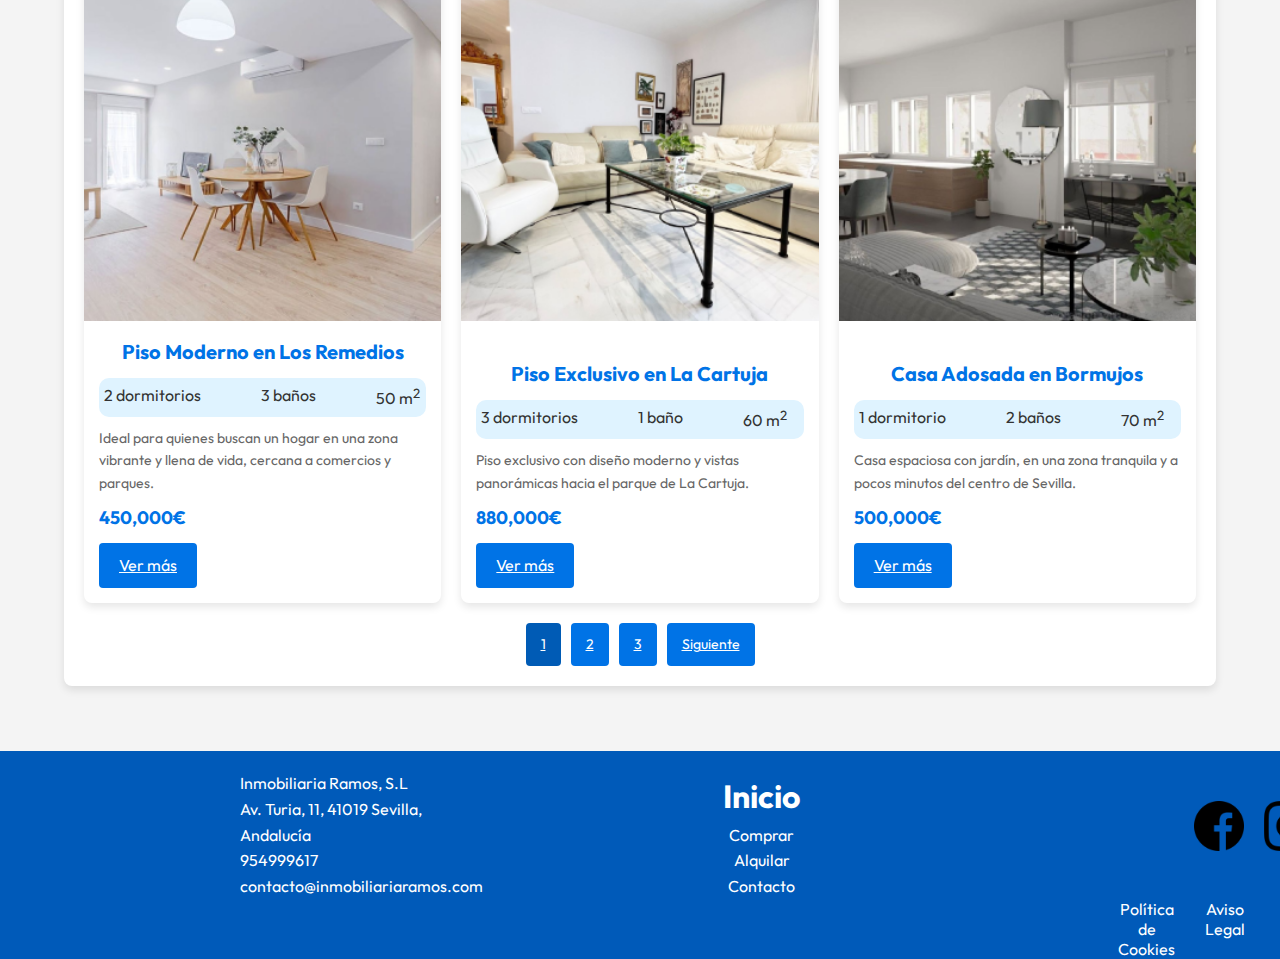
<file: comprar1.html>
<!DOCTYPE html>
<html lang="es">

<head>
    <meta charset="UTF-8">
    <meta name="viewport" content="width=device-width, initial-scale=1.0">
    <link rel="apple-touch-icon" sizes="180x180" href="./img/favicon/apple-touch-icon.png">
    <link rel="icon" type="image/png" sizes="32x32" href="./img/favicon/favicon-32x32.png">
    <link rel="icon" type="image/png" sizes="16x16" href="./img/favicon/favicon-16x16.png">
    <link rel="manifest" href="./img/favicon/site.webmanifest">
    <link rel="mask-icon" href="./img/favicon/safari-pinned-tab.svg" color="#5bbad5">
    <meta name="msapplication-TileColor" content="#da532c">
    <meta name="theme-color" content="#ffffff">
    <link rel="stylesheet" href="./theme/style.css">
    <title>Comprar 1</title>
</head>

<body>
    <header>
        <div class="header-container">
            <a href="./index.html" style="width: 60px; height: 60px; z-index: 1000;"><img
                    src="./img/icons/iconoHeader.png" alt="" width="60px"></a>
            <h1 class="header-title"><a href="./index.html">Inmobiliaria Ramos</a></h1>
            <nav>
                <ul>
                    <li><a href="./index.html">Inicio</a></li>
                    <li><a href="./comprar1.html">Comprar</a></li>
                    <li><a href="./alquilar1.html">Alquilar</a></li>
                    <li><a href="./contacto.html">Contacto</a></li>
                </ul>
            </nav>
        </div>
    </header>
    <main>
        <h2 class="comprar-title">Comprar Pag. 1</h2>
        <section class="comprar-section">
            <div class="card">
                <div class="card-image">
                    <img src="./img/img1castellar.png" alt="Imagen Propiedad">
                </div>
                <div class="card-content">
                    <h3>Gran piso en la Calle Castellar, Sevilla</h3>
                    <ul class="card-content-info">
                        <li>5 dormitorios</li>
                        <li>2 baños</li>
                        <li>90 m<sup>2</sup></li>
                    </ul>
                    <p>Apartamento bonito con vistas buenas en el centro de Sevilla.</p>
                    <div class="card-price">1,000,500€</div>
                    <a class="card-button" href="./detallecomprar.html">Ver más</a>
                </div>
            </div>

            <div class="card">
                <div class="card-image">
                    <img src="./img/piso2.png" alt="Imagen Propiedad">
                </div>
                <div class="card-content">
                    <h3>Ático de Lujo en Triana</h3>
                    <ul class="card-content-info">
                        <li>4 dormitorios</li>
                        <li>2 baños</li>
                        <li>80 m<sup>2</sup></li>
                    </ul>
                    <p>Ático espacioso con vistas al río y acabados de alta calidad.</p>
                    <div class="card-price">1,100,000€</div>
                    <a class="card-button" href="./notfound.html">Ver más</a>
                </div>
            </div>

            <div class="card">
                <div class="card-image">
                    <img src="./img/piso3.png" alt="Imagen Propiedad">
                </div>
                <div class="card-content">
                    <h3>Estudio Moderno en Centro</h3>
                    <ul class="card-content-info">
                        <li>2 dormitorios</li>
                        <li>3 baños</li>
                        <li>50 m<sup>2</sup></li>
                    </ul>
                    <p>Compacto y renovado, ideal para solteros o parejas jóvenes.</p>
                    <div class="card-price">215,000€</div>
                    <a class="card-button" href="./notfound.html">Ver más</a>
                </div>
            </div>

            <div class="card">
                <div class="card-image">
                    <img src="./img/piso4.png" alt="Imagen Propiedad">
                </div>
                <div class="card-content">
                    <h3>Dúplex Familiar en Alameda</h3>
                    <ul class="card-content-info">
                        <li>5 dormitorios</li>
                        <li>2 baños</li>
                        <li>40 m<sup>2</sup></li>
                    </ul>
                    <p>Amplio y luminoso, perfecto para familias.</p>
                    <div class="card-price">675,000€</div>
                    <a class="card-button" href="./notfound.html">Ver más</a>
                </div>
            </div>

            <div class="card">
                <div class="card-image">
                    <img src="./img/piso5.png" alt="Imagen Propiedad">
                </div>
                <div class="card-content">
                    <h3>Piso con Terraza en Santa Cruz</h3>
                    <ul class="card-content-info">
                        <li>2 dormitorios</li>
                        <li>1 baño</li>
                        <li>30 m<sup>2</sup></li>
                    </ul>
                    <p>Espacioso piso con una gran terraza y vistas al barrio antiguo.</p>
                    <div class="card-price">780,000€</div>
                    <a class="card-button" href="./notfound.html">Ver más</a>
                </div>
            </div>

            <div class="card">
                <div class="card-image">
                    <img src="./img/piso6.png" alt="Imagen Propiedad">
                </div>
                <div class="card-content">
                    <h3>Piso con Encanto en El Porvenir</h3>
                    <ul class="card-content-info">
                        <li>5 dormitorios</li>
                        <li>2 baños</li>
                        <li>70 m<sup>2</sup></li>
                    </ul>
                    <p>Piso clásico en una de las zonas residenciales más tranquilas de Sevilla, perfecto para familias.</p>
                    <div class="card-price">360,000€</div>
                    <a class="card-button" href="./notfound.html">Ver más</a>
                </div>
            </div>

            <div class="card">
                <div class="card-image">
                    <img src="./img/piso7.png" alt="Imagen Propiedad">
                </div>
                <div class="card-content">
                    <h3>Piso Moderno en Los Remedios</h3>
                    <ul class="card-content-info">
                        <li>2 dormitorios</li>
                        <li>3 baños</li>
                        <li>50 m<sup>2</sup></li>
                    </ul>
                    <p>Ideal para quienes buscan un hogar en una zona vibrante y llena de vida, cercana a comercios y parques.</p>
                    <div class="card-price">450,000€</div>
                    <a class="card-button" href="./notfound.html">Ver más</a>
                </div>
            </div>

            <div class="card">
                <div class="card-image">
                    <img src="./img/piso8.png" alt="Imagen Propiedad">
                </div>
                <div class="card-content">
                    <h3>Piso Exclusivo en La Cartuja</h3>
                    <ul class="card-content-info">
                        <li>3 dormitorios</li>
                        <li>1 baño</li>
                        <li>60 m<sup>2</sup></li>
                    </ul>
                    <p>Piso exclusivo con diseño moderno y vistas panorámicas hacia el parque de La Cartuja.</p>
                    <div class="card-price">880,000€</div>
                    <a class="card-button" href="./notfound.html">Ver más</a>
                </div>
            </div>

            <div class="card">
                <div class="card-image">
                    <img src="./img/piso9.png" alt="Imagen Propiedad">
                </div>
                <div class="card-content">
                    <h3>Casa Adosada en Bormujos</h3>
                    <ul class="card-content-info">
                        <li>1 dormitorio</li>
                        <li>2 baños</li>
                        <li>70 m<sup>2</sup></li>
                    </ul>
                    <p>Casa espaciosa con jardín, en una zona tranquila y a pocos minutos del centro de Sevilla.</p>
                    <div class="card-price">500,000€</div>
                    <a class="card-button" href="./notfound.html">Ver más</a>
                </div>
            </div>
        </section>

        <div class="pagination">
            <a class="pagination-button active" href="./comprar1.html">1</a>
            <a class="pagination-button" href="./comprar2.html">2</a>
            <a class="pagination-button" href="./comprar3.html">3</a>
            <a class="pagination-next" href="./comprar2.html">Siguiente</a>
        </div>
    </main>
    <br>
    <footer>
        <div class="contenedor">
            <div class="contenedorFooter">
                <div class="informacionDiv">
                    <ul class="list-ul">
                        <li>Inmobiliaria Ramos, S.L</li>
                        <li>Av. Turia, 11, 41019 Sevilla, Andalucía</li>
                        <li>954999617</li>
                        <li>contacto@inmobiliariaramos.com</li>
                    </ul>
                    <ul class="list-ul-center">
                        <li>
                            <h3><a href="./index.html" class="footer-links">Inicio</a></h3>
                        </li>
                        <li><a href="./comprar1.html" class="footer-links">Comprar</a></li>
                        <li><a href="./alquilar1.html" class="footer-links">Alquilar</a></li>
                        <li><a href="./contacto.html" class="footer-links">Contacto</a></li>
                    </ul>
                    <ul class="list-ul-img">
                        <a href="./notfound.html"><img src="./img/icons/facebookIcon.png" alt="" width="50px"></a>
                        <a href="./notfound.html"><img src="./img/icons/instagramIcon.png" alt="" width="50px"></a>
                        <a href="./notfound.html"><img src="./img/icons/XIcon.png" alt="" width="50px"></a>
                    </ul>
                </div>
                <div class="list-ul-links">
                    <a href="./contacto.html#cookies">Política de Cookies</a>
                    <a href="./contacto.html#condiciones">Aviso Legal</a>
                </div>
    </footer>
</body>

</html>
</file>
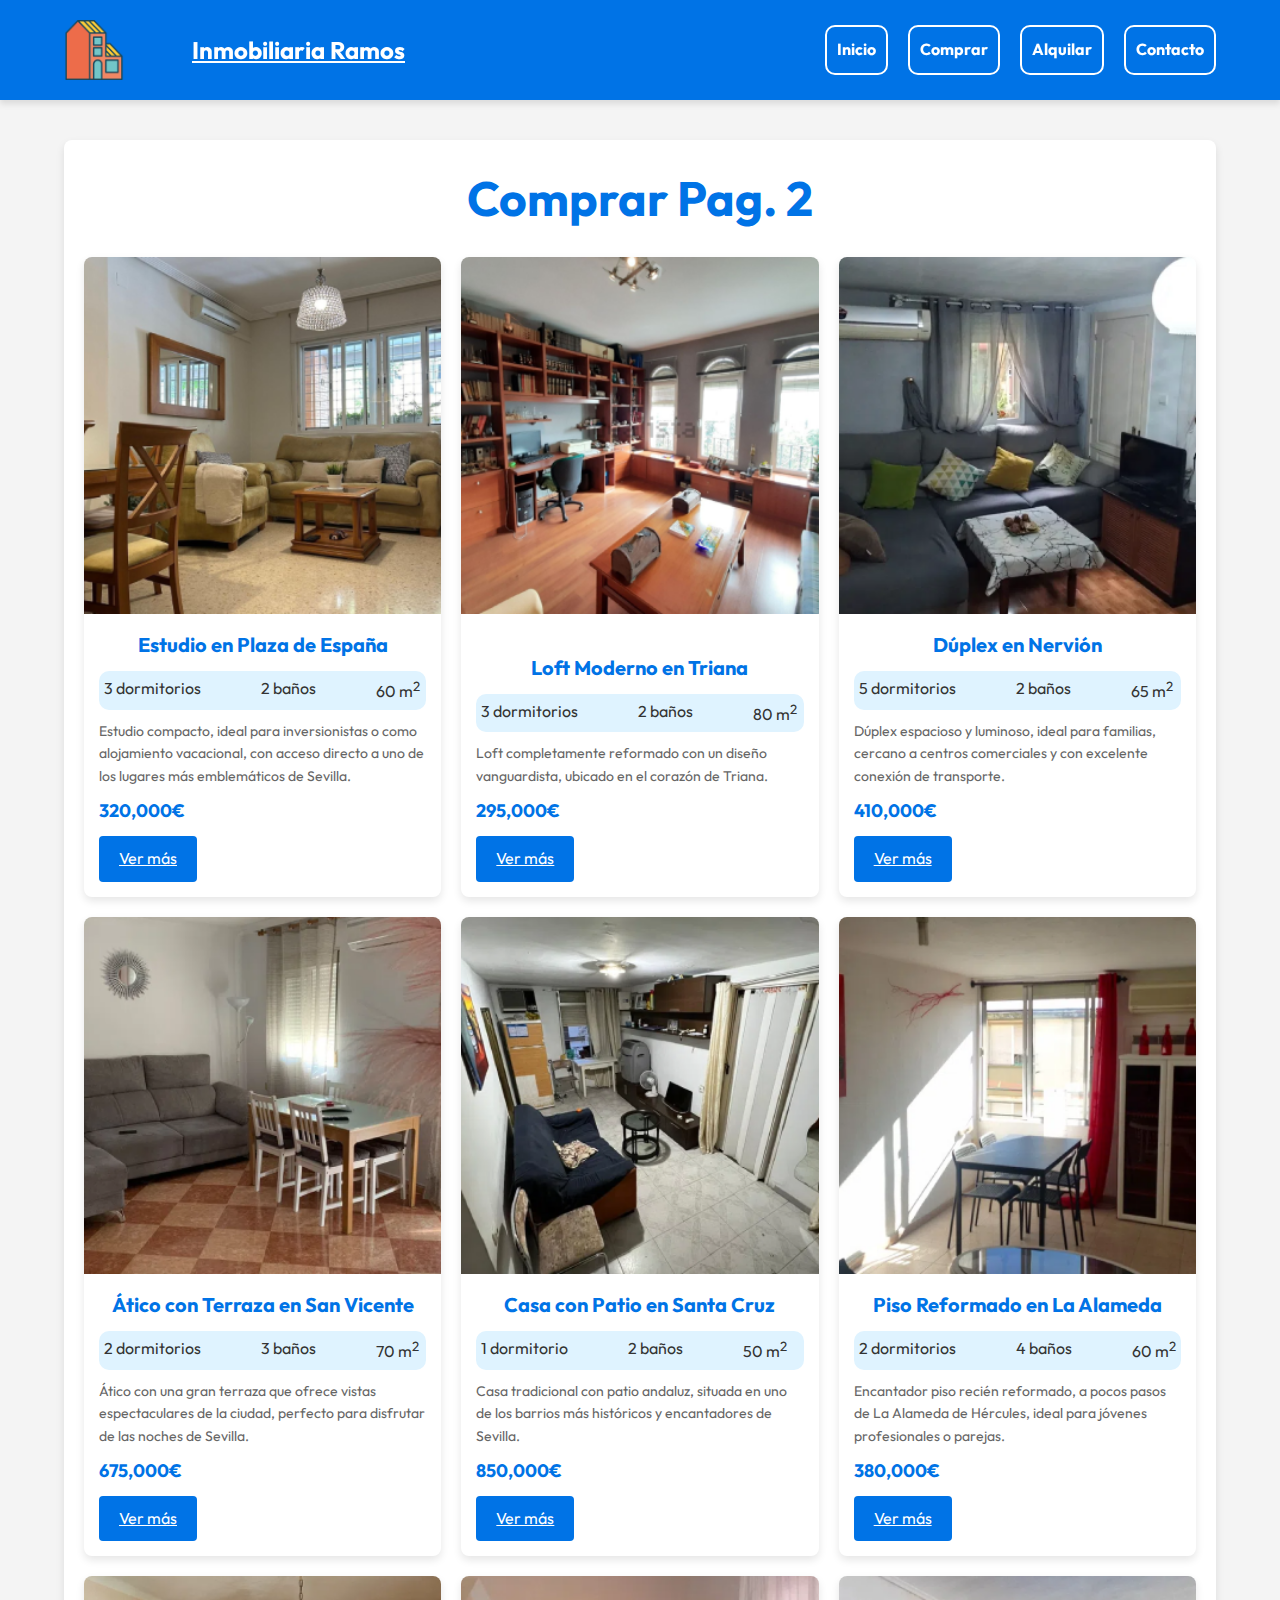
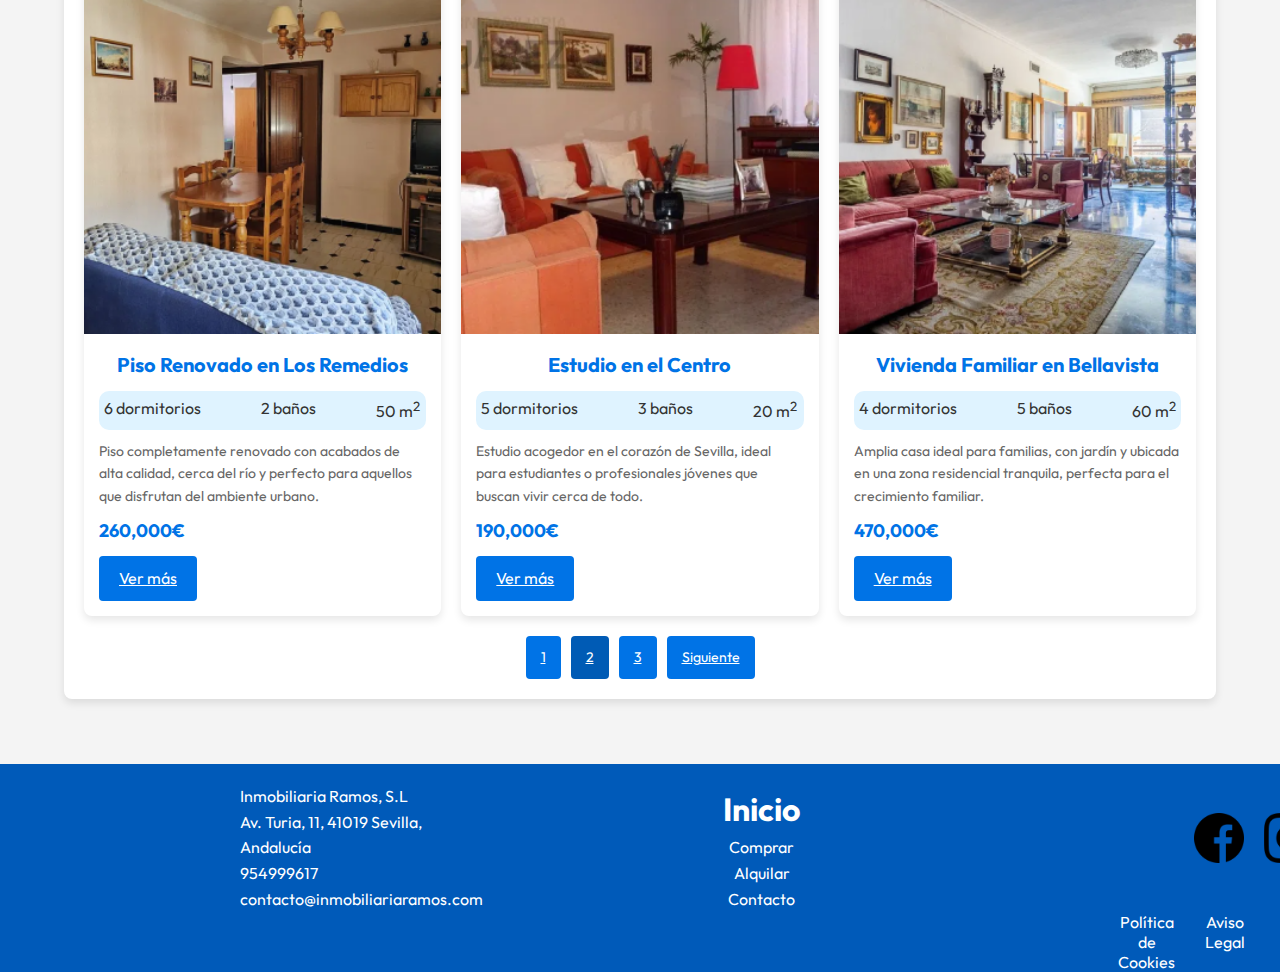
<file: comprar2.html>
<!DOCTYPE html>
<html lang="es">

<head>
    <meta charset="UTF-8">
    <meta name="viewport" content="width=device-width, initial-scale=1.0">
    <link rel="apple-touch-icon" sizes="180x180" href="./img/favicon/apple-touch-icon.png">
    <link rel="icon" type="image/png" sizes="32x32" href="./img/favicon/favicon-32x32.png">
    <link rel="icon" type="image/png" sizes="16x16" href="./img/favicon/favicon-16x16.png">
    <link rel="manifest" href="./img/favicon/site.webmanifest">
    <link rel="mask-icon" href="./img/favicon/safari-pinned-tab.svg" color="#5bbad5">
    <meta name="msapplication-TileColor" content="#da532c">
    <meta name="theme-color" content="#ffffff">
    <link rel="stylesheet" href="./theme/style.css">
    <title>Comprar 2</title>
</head>

<body>
    <header>
        <div class="header-container">
            <a href="./index.html" style="width: 60px; height: 60px; z-index: 1000;"><img
                    src="./img/icons/iconoHeader.png" alt="" width="60px"></a>
            <h1 class="header-title"><a href="./index.html">Inmobiliaria Ramos</a></h1>
            <nav>
                <ul>
                    <li><a href="./index.html">Inicio</a></li>
                    <li><a href="./comprar1.html">Comprar</a></li>
                    <li><a href="./alquilar1.html">Alquilar</a></li>
                    <li><a href="./contacto.html">Contacto</a></li>
                </ul>
            </nav>
        </div>
    </header>
    <main>
        <h2 class="comprar-title">Comprar Pag. 2</h2>
        <section class="comprar-section">
            <div class="card">
                <div class="card-image">
                    <img src="./img/piso10.png" alt="Imagen Propiedad">
                </div>
                <div class="card-content">
                    <h3>Estudio en Plaza de España</h3>
                    <ul class="card-content-info">
                        <li>3 dormitorios</li>
                        <li>2 baños</li>
                        <li>60 m<sup>2</sup></li>
                    </ul>
                    <p>Estudio compacto, ideal para inversionistas o como alojamiento vacacional, con acceso directo a
                        uno de los lugares más emblemáticos de Sevilla.</p>
                    <div class="card-price">320,000€</div>
                    <a class="card-button" href="./notfound.html">Ver más</a>
                </div>
            </div>

            <div class="card">
                <div class="card-image">
                    <img src="./img/piso11.png" alt="Imagen Propiedad">
                </div>
                <div class="card-content">
                    <h3>Loft Moderno en Triana</h3>
                    <ul class="card-content-info">
                        <li>3 dormitorios</li>
                        <li>2 baños</li>
                        <li>80 m<sup>2</sup></li>
                    </ul>
                    <p>Loft completamente reformado con un diseño vanguardista, ubicado en el corazón de Triana.</p>
                    <div class="card-price">295,000€</div>
                    <a class="card-button" href="./notfound.html">Ver más</a>
                </div>
            </div>

            <div class="card">
                <div class="card-image">
                    <img src="./img/piso12.png" alt="Imagen Propiedad">
                </div>
                <div class="card-content">
                    <h3>Dúplex en Nervión</h3>
                    <ul class="card-content-info">
                        <li>5 dormitorios</li>
                        <li>2 baños</li>
                        <li>65 m<sup>2</sup></li>
                    </ul>
                    <p>Dúplex espacioso y luminoso, ideal para familias, cercano a centros comerciales y con excelente
                        conexión de transporte.</p>
                    <div class="card-price">410,000€</div>
                    <a class="card-button" href="./notfound.html">Ver más</a>
                </div>
            </div>

            <div class="card">
                <div class="card-image">
                    <img src="./img/piso13.png" alt="Imagen Propiedad">
                </div>
                <div class="card-content">
                    <h3>Ático con Terraza en San Vicente</h3>
                    <ul class="card-content-info">
                        <li>2 dormitorios</li>
                        <li>3 baños</li>
                        <li>70 m<sup>2</sup></li>
                    </ul>
                    <p>Ático con una gran terraza que ofrece vistas espectaculares de la ciudad, perfecto para disfrutar
                        de las noches de Sevilla.</p>
                    <div class="card-price">675,000€</div>
                    <a class="card-button" href="./notfound.html">Ver más</a>
                </div>
            </div>

            <div class="card">
                <div class="card-image">
                    <img src="./img/piso14.png" alt="Imagen Propiedad">
                </div>
                <div class="card-content">
                    <h3>Casa con Patio en Santa Cruz</h3>
                    <ul class="card-content-info">
                        <li>1 dormitorio</li>
                        <li>2 baños</li>
                        <li>50 m<sup>2</sup></li>
                    </ul>
                    <p>Casa tradicional con patio andaluz, situada en uno de los barrios más históricos y encantadores
                        de Sevilla.</p>
                    <div class="card-price">850,000€</div>
                    <a class="card-button" href="./notfound.html">Ver más</a>
                </div>
            </div>

            <div class="card">
                <div class="card-image">
                    <img src="./img/piso15.png" alt="Imagen Propiedad">
                </div>
                <div class="card-content">
                    <h3>Piso Reformado en La Alameda</h3>
                    <ul class="card-content-info">
                        <li>2 dormitorios</li>
                        <li>4 baños</li>
                        <li>60 m<sup>2</sup></li>
                    </ul>
                    <p>Encantador piso recién reformado, a pocos pasos de La Alameda de Hércules, ideal para jóvenes
                        profesionales o parejas.</p>
                    <div class="card-price">380,000€</div>
                    <a class="card-button" href="./notfound.html">Ver más</a>
                </div>
            </div>
            <div class="card">
                <div class="card-image">
                    <img src="./img/piso16.png" alt="Imagen Propiedad">
                </div>
                <div class="card-content">
                    <h3>Piso Renovado en Los Remedios</h3>
                    <ul class="card-content-info">
                        <li>6 dormitorios</li>
                        <li>2 baños</li>
                        <li>50 m<sup>2</sup></li>
                    </ul>
                    <p>Piso completamente renovado con acabados de alta calidad, cerca del río y perfecto para aquellos
                        que disfrutan del ambiente urbano.</p>
                    <div class="card-price">260,000€</div>
                    <a class="card-button" href="./notfound.html">Ver más</a>
                </div>
            </div>

            <div class="card">
                <div class="card-image">
                    <img src="./img/piso17.png" alt="Imagen Propiedad">
                </div>
                <div class="card-content">
                    <h3>Estudio en el Centro</h3>
                    <ul class="card-content-info">
                        <li>5 dormitorios</li>
                        <li>3 baños</li>
                        <li>20 m<sup>2</sup></li>
                    </ul>
                    <p>Estudio acogedor en el corazón de Sevilla, ideal para estudiantes o profesionales jóvenes que
                        buscan vivir cerca de todo.</p>
                    <div class="card-price">190,000€</div>
                    <a class="card-button" href="./notfound.html">Ver más</a>
                </div>
            </div>

            <div class="card">
                <div class="card-image">
                    <img src="./img/piso18.png" alt="Imagen Propiedad">
                </div>
                <div class="card-content">
                    <h3>Vivienda Familiar en Bellavista</h3>
                    <ul class="card-content-info">
                        <li>4 dormitorios</li>
                        <li>5 baños</li>
                        <li>60 m<sup>2</sup></li>
                    </ul>
                    <p>Amplia casa ideal para familias, con jardín y ubicada en una zona residencial tranquila, perfecta
                        para el crecimiento familiar.</p>
                    <div class="card-price">470,000€</div>
                    <a class="card-button" href="./notfound.html">Ver más</a>
                </div>
            </div>
        </section>

        <div class="pagination">
            <a class="pagination-button" href="./comprar1.html">1</a>
            <a class="pagination-button active" href="./comprar2.html">2</a>
            <a class="pagination-button" href="./comprar3.html">3</a>
            <a class="pagination-next" href="./comprar3.html">Siguiente</a>
        </div>
    </main>
    <br>
    <footer>
        <div class="contenedor">
            <div class="contenedorFooter">
                <div class="informacionDiv">
                    <ul class="list-ul">
                        <li>Inmobiliaria Ramos, S.L</li>
                        <li>Av. Turia, 11, 41019 Sevilla, Andalucía</li>
                        <li>954999617</li>
                        <li>contacto@inmobiliariaramos.com</li>
                    </ul>
                    <ul class="list-ul-center">
                        <li>
                            <h3><a href="./index.html" class="footer-links">Inicio</a></h3>
                        </li>
                        <li><a href="./comprar1.html" class="footer-links">Comprar</a></li>
                        <li><a href="./alquilar1.html" class="footer-links">Alquilar</a></li>
                        <li><a href="./contacto.html" class="footer-links">Contacto</a></li>
                    </ul>
                    <ul class="list-ul-img">
                        <a href="./notfound.html"><img src="./img/icons/facebookIcon.png" alt="" width="50px"></a>
                        <a href="./notfound.html"><img src="./img/icons/instagramIcon.png" alt="" width="50px"></a>
                        <a href="./notfound.html"><img src="./img/icons/XIcon.png" alt="" width="50px"></a>
                    </ul>
                </div>
                <div class="list-ul-links">
                    <a href="./contacto.html#cookies">Política de Cookies</a>
                    <a href="./contacto.html#condiciones">Aviso Legal</a>
                </div>
    </footer>
</body>

</html>
</file>
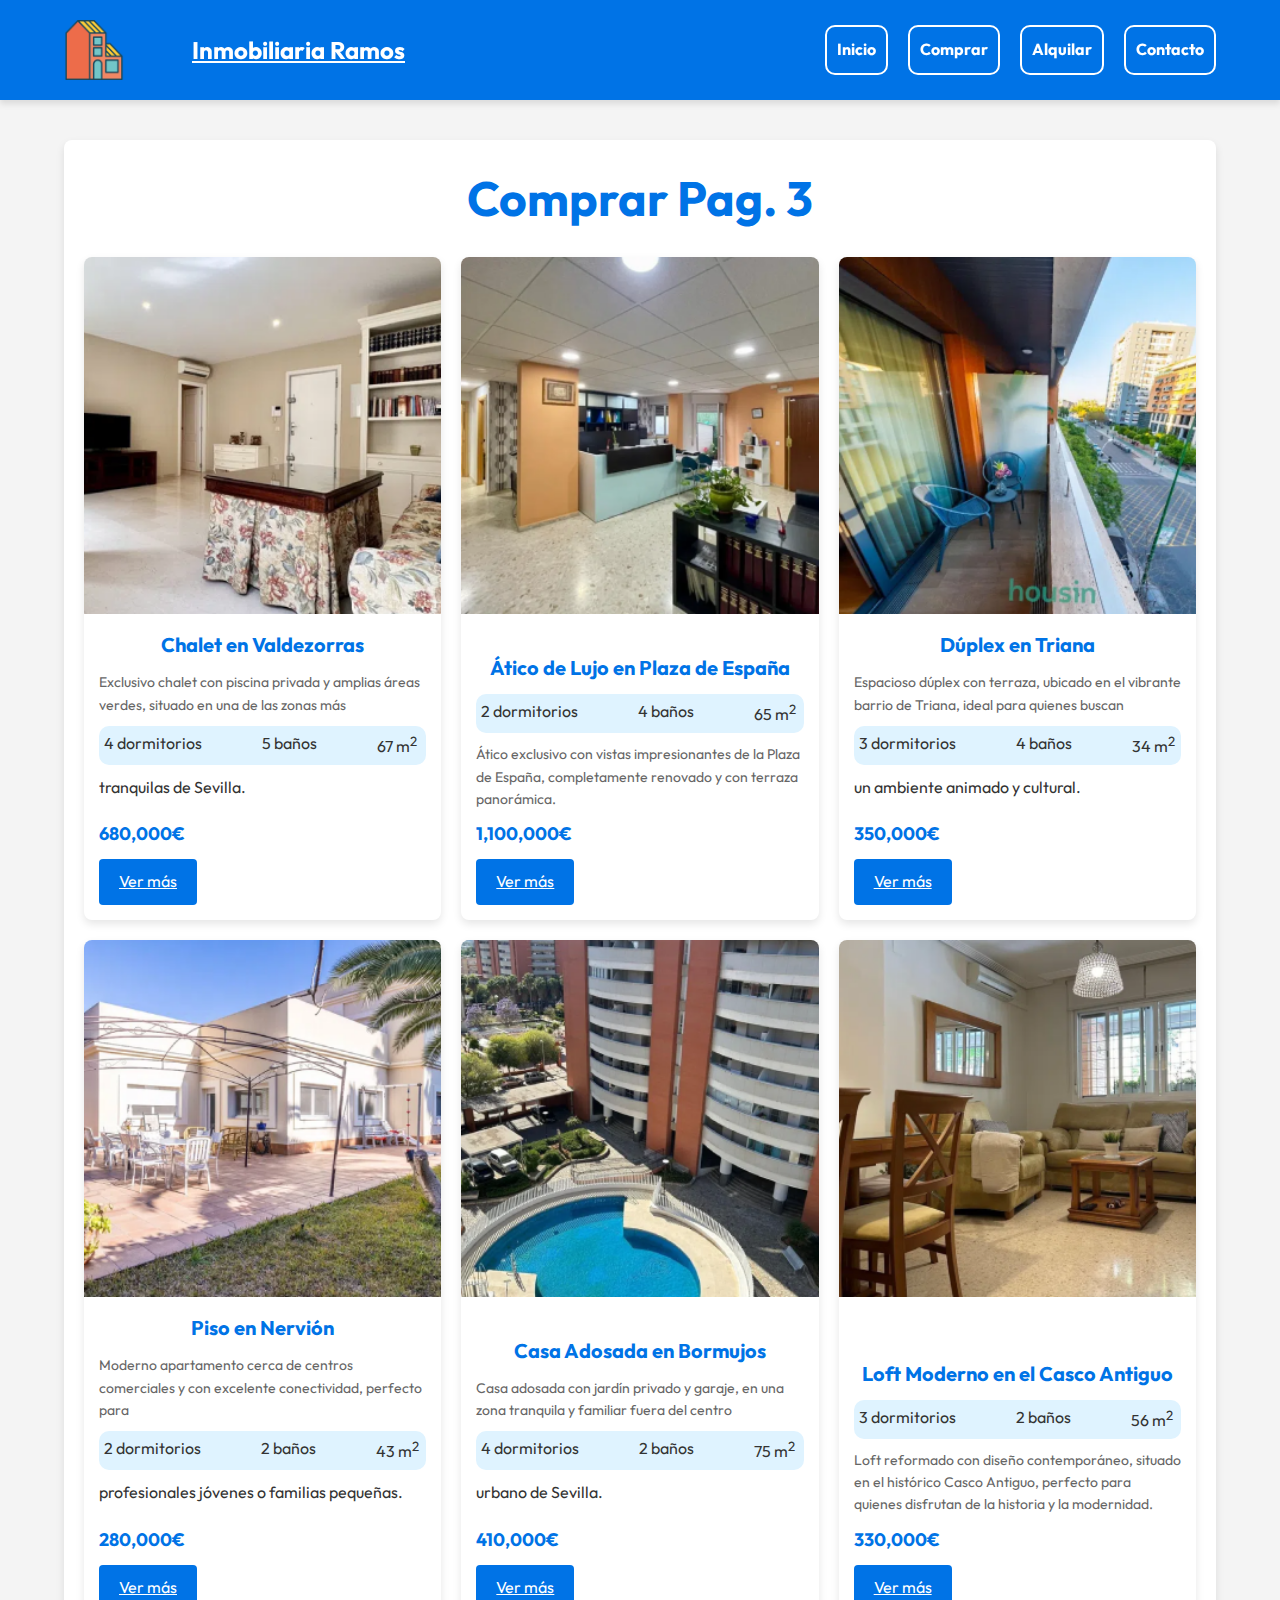
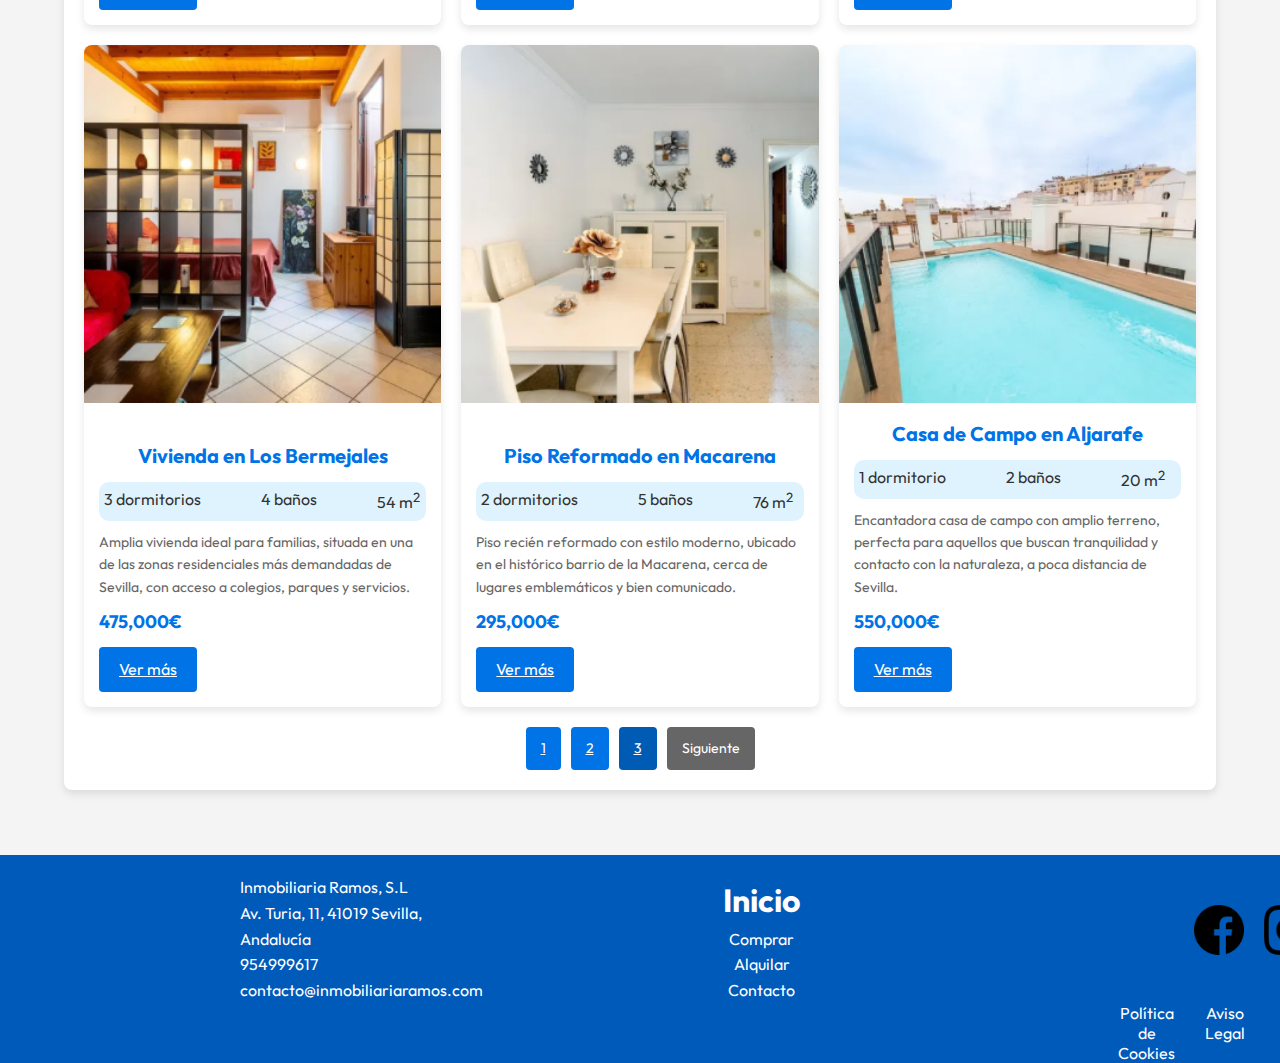
<file: comprar3.html>
<!DOCTYPE html>
<html lang="es">

<head>
    <meta charset="UTF-8">
    <meta name="viewport" content="width=device-width, initial-scale=1.0">
    <link rel="apple-touch-icon" sizes="180x180" href="./img/favicon/apple-touch-icon.png">
    <link rel="icon" type="image/png" sizes="32x32" href="./img/favicon/favicon-32x32.png">
    <link rel="icon" type="image/png" sizes="16x16" href="./img/favicon/favicon-16x16.png">
    <link rel="manifest" href="./img/favicon/site.webmanifest">
    <link rel="mask-icon" href="./img/favicon/safari-pinned-tab.svg" color="#5bbad5">
    <meta name="msapplication-TileColor" content="#da532c">
    <meta name="theme-color" content="#ffffff">
    <link rel="stylesheet" href="./theme/style.css">
    <title>Comprar 3</title>
</head>

<body>
    <header>
        <div class="header-container">
            <a href="./index.html" style="width: 60px; height: 60px; z-index: 1000;"><img
                    src="./img/icons/iconoHeader.png" alt="" width="60px"></a>
            <h1 class="header-title"><a href="./index.html">Inmobiliaria Ramos</a></h1>
            <nav>
                <ul>
                    <li><a href="./index.html">Inicio</a></li>
                    <li><a href="./comprar1.html">Comprar</a></li>
                    <li><a href="./alquilar1.html">Alquilar</a></li>
                    <li><a href="./contacto.html">Contacto</a></li>
                </ul>
            </nav>
        </div>
    </header>
    <main>
        <h2 class="comprar-title">Comprar Pag. 3</h2>
        <section class="comprar-section">
            <div class="card">
                <div class="card-image">
                    <img src="./img/piso19.png" alt="Imagen Propiedad">
                </div>
                <div class="card-content">
                    <h3>Chalet en Valdezorras</h3>
                    <p>Exclusivo chalet con piscina privada y amplias áreas verdes, situado en una de las zonas más
                        <ul class="card-content-info">
                        <li>4 dormitorios</li>
                        <li>5 baños</li>
                        <li>67 m<sup>2</sup></li>
                    </ul>
                        tranquilas de Sevilla.</p>
                    <div class="card-price">680,000€</div>
                    <a class="card-button" href="./notfound.html">Ver más</a>
                </div>
            </div>

            <div class="card">
                <div class="card-image">
                    <img src="./img/piso20.png" alt="Imagen Propiedad">
                </div>
                <div class="card-content">
                    <h3>Ático de Lujo en Plaza de España</h3>
                    <ul class="card-content-info">
                        <li>2 dormitorios</li>
                        <li>4 baños</li>
                        <li>65 m<sup>2</sup></li>
                    </ul>
                    <p>Ático exclusivo con vistas impresionantes de la Plaza de España, completamente renovado y con
                        terraza panorámica.</p>
                    <div class="card-price">1,100,000€</div>
                    <a class="card-button" href="./notfound.html">Ver más</a>
                </div>
            </div>

            <div class="card">
                <div class="card-image">
                    <img src="./img/piso21.png" alt="Imagen Propiedad">
                </div>
                <div class="card-content">
                    <h3>Dúplex en Triana</h3>
                    <p>Espacioso dúplex con terraza, ubicado en el vibrante barrio de Triana, ideal para quienes buscan
                        <ul class="card-content-info">
                        <li>3 dormitorios</li>
                        <li>4 baños</li>
                        <li>34 m<sup>2</sup></li>
                    </ul>
                        un ambiente animado y cultural.</p>
                    <div class="card-price">350,000€</div>
                    <a class="card-button" href="./notfound.html">Ver más</a>
                </div>
            </div>

            <div class="card">
                <div class="card-image">
                    <img src="./img/piso22.png" alt="Imagen Propiedad">
                </div>
                <div class="card-content">
                    <h3>Piso en Nervión</h3>
                    <p>Moderno apartamento cerca de centros comerciales y con excelente conectividad, perfecto para
                        <ul class="card-content-info">
                        <li>2 dormitorios</li>
                        <li>2 baños</li>
                        <li>43 m<sup>2</sup></li>
                    </ul>
                        profesionales jóvenes o familias pequeñas.</p>
                    <div class="card-price">280,000€</div>
                    <a class="card-button" href="./notfound.html">Ver más</a>
                </div>
            </div>

            <div class="card">
                <div class="card-image">
                    <img src="./img/piso23.png" alt="Imagen Propiedad">
                </div>
                <div class="card-content">
                    <h3>Casa Adosada en Bormujos</h3>
                    <p>Casa adosada con jardín privado y garaje, en una zona tranquila y familiar fuera del centro
                        <ul class="card-content-info">
                        <li>4 dormitorios</li>
                        <li>2 baños</li>
                        <li>75 m<sup>2</sup></li>
                    </ul>
                        urbano de Sevilla.</p>
                    <div class="card-price">410,000€</div>
                    <a class="card-button" href="./notfound.html">Ver más</a>
                </div>
            </div>

            <div class="card">
                <div class="card-image">
                    <img src="./img/piso24.png" alt="Imagen Propiedad">
                </div>
                <div class="card-content">
                    <h3>Loft Moderno en el Casco Antiguo</h3>
                    <ul class="card-content-info">
                        <li>3 dormitorios</li>
                        <li>2 baños</li>
                        <li>56 m<sup>2</sup></li>
                    </ul>
                    <p>Loft reformado con diseño contemporáneo, situado en el histórico Casco Antiguo, perfecto para
                        quienes disfrutan de la historia y la modernidad.</p>
                    <div class="card-price">330,000€</div>
                    <a class="card-button" href="./notfound.html">Ver más</a>
                </div>
            </div>

            <div class="card">
                <div class="card-image">
                    <img src="./img/piso25.png" alt="Imagen Propiedad">
                </div>
                <div class="card-content">
                    <h3>Vivienda en Los Bermejales</h3>
                    <ul class="card-content-info">
                        <li>3 dormitorios</li>
                        <li>4 baños</li>
                        <li>54 m<sup>2</sup></li>
                    </ul>
                    <p>Amplia vivienda ideal para familias, situada en una de las zonas residenciales más demandadas de
                        Sevilla, con acceso a colegios, parques y servicios.</p>
                    <div class="card-price">475,000€</div>
                    <a class="card-button" href="./notfound.html">Ver más</a>
                </div>
            </div>

            <div class="card">
                <div class="card-image">
                    <img src="./img/piso26.png" alt="Imagen Propiedad">
                </div>
                <div class="card-content">
                    <h3>Piso Reformado en Macarena</h3>
                    <ul class="card-content-info">
                        <li>2 dormitorios</li>
                        <li>5 baños</li>
                        <li>76 m<sup>2</sup></li>
                    </ul>
                    <p>Piso recién reformado con estilo moderno, ubicado en el histórico barrio de la Macarena, cerca de
                        lugares emblemáticos y bien comunicado.</p>
                    <div class="card-price">295,000€</div>
                    <a class="card-button" href="./notfound.html">Ver más</a>
                </div>
            </div>

            <div class="card">
                <div class="card-image">
                    <img src="./img/piso27.png" alt="Imagen Propiedad">
                </div>
                <div class="card-content">
                    <h3>Casa de Campo en Aljarafe</h3>
                    <ul class="card-content-info">
                        <li>1 dormitorio</li>
                        <li>2 baños</li>
                        <li>20 m<sup>2</sup></li>
                    </ul>
                    <p>Encantadora casa de campo con amplio terreno, perfecta para aquellos que buscan tranquilidad y
                        contacto con la naturaleza, a poca distancia de Sevilla.</p>
                    <div class="card-price">550,000€</div>
                    <a class="card-button" href="./notfound.html">Ver más</a>
                </div>
            </div>

        </section>

        <div class="pagination">
            <a class="pagination-button" href="./comprar1.html">1</a>
            <a class="pagination-button" href="./comprar2.html">2</a>
            <a class="pagination-button active" href="./comprar3.html">3</a>
            <a class="pagination-next inactive">Siguiente</a>
        </div>
    </main>
    <br>
    <footer>
        <div class="contenedor">
            <div class="contenedorFooter">
                <div class="informacionDiv">
                    <ul class="list-ul">
                        <li>Inmobiliaria Ramos, S.L</li>
                        <li>Av. Turia, 11, 41019 Sevilla, Andalucía</li>
                        <li>954999617</li>
                        <li>contacto@inmobiliariaramos.com</li>
                    </ul>
                    <ul class="list-ul-center">
                        <li>
                            <h3><a href="./index.html" class="footer-links">Inicio</a></h3>
                        </li>
                        <li><a href="./comprar1.html" class="footer-links">Comprar</a></li>
                        <li><a href="./alquilar1.html" class="footer-links">Alquilar</a></li>
                        <li><a href="./contacto.html" class="footer-links">Contacto</a></li>
                    </ul>
                    <ul class="list-ul-img">
                        <a href="./notfound.html"><img src="./img/icons/facebookIcon.png" alt="" width="50px"></a>
                        <a href="./notfound.html"><img src="./img/icons/instagramIcon.png" alt="" width="50px"></a>
                        <a href="./notfound.html"><img src="./img/icons/XIcon.png" alt="" width="50px"></a>
                    </ul>
                </div>
                <div class="list-ul-links">
                    <a href="./contacto.html#cookies">Política de Cookies</a>
                    <a href="./contacto.html#condiciones">Aviso Legal</a>
                </div>
    </footer>
</body>

</html>
</file>
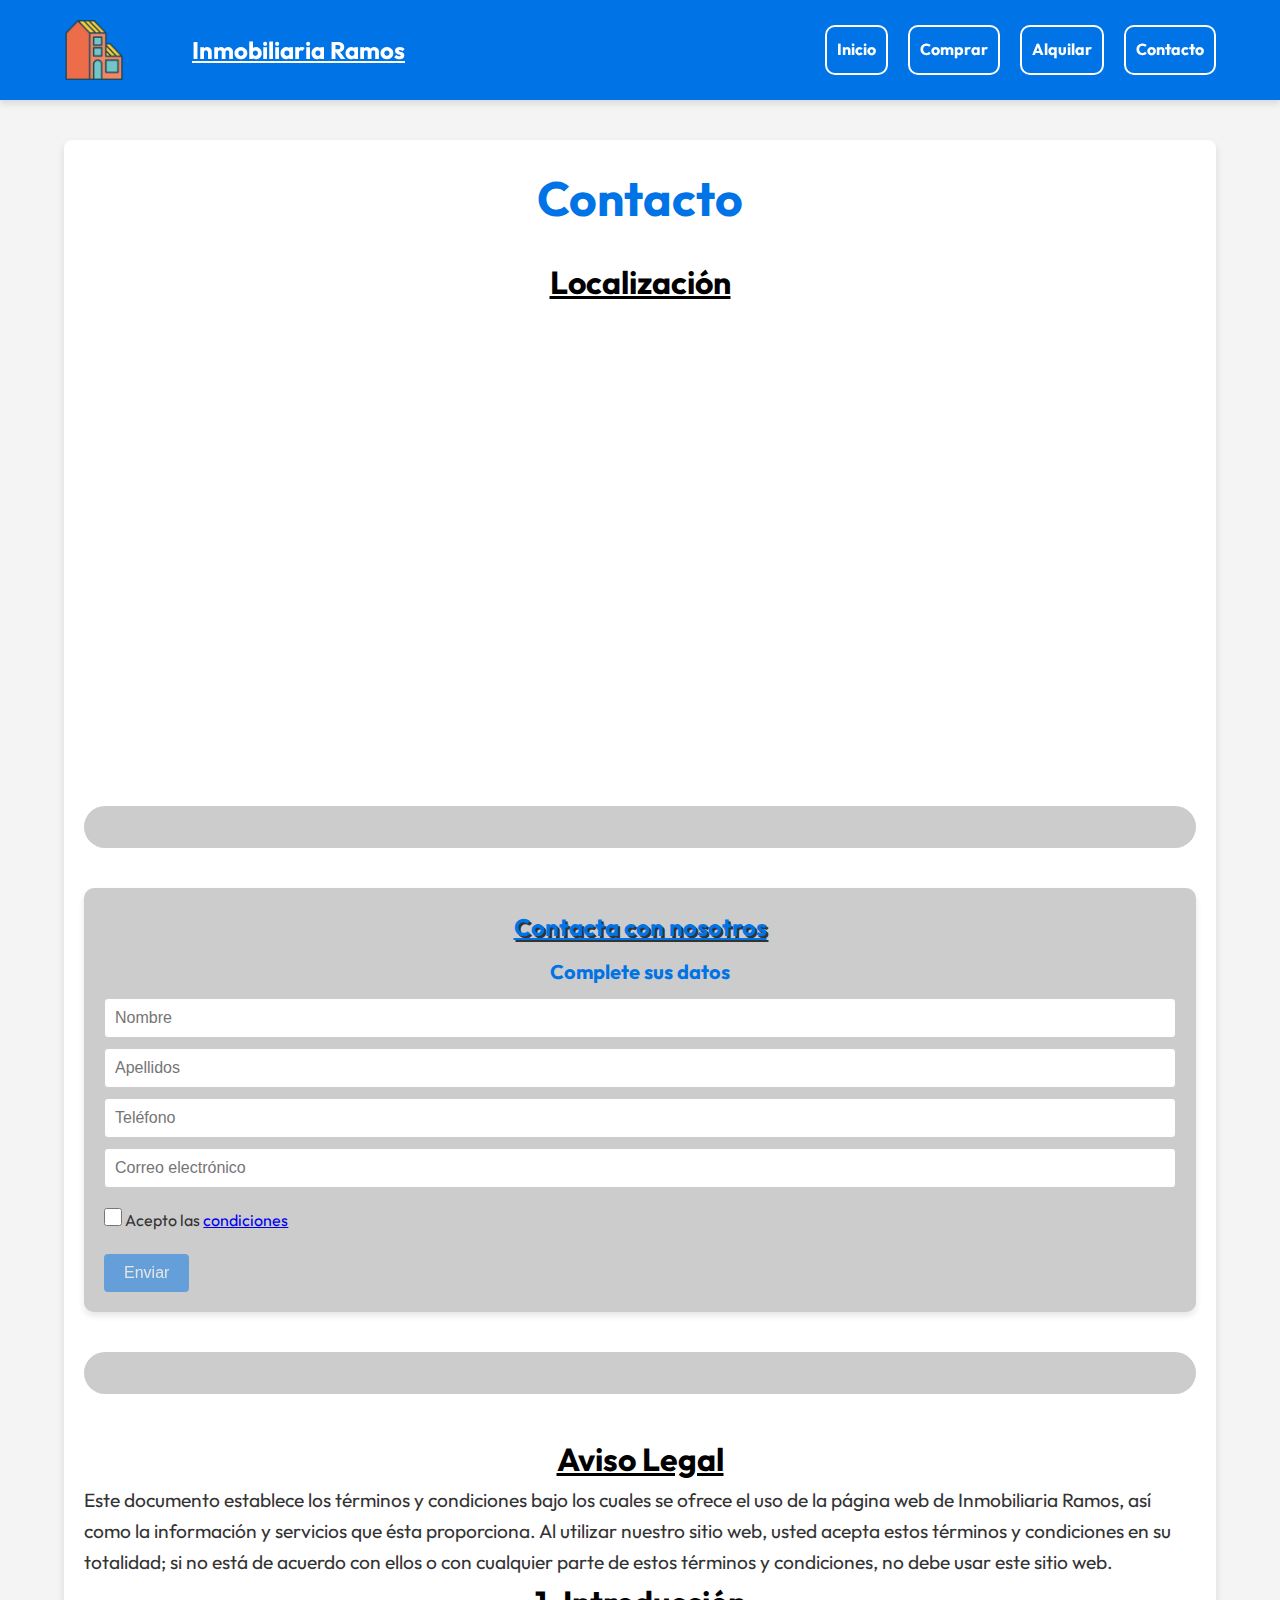
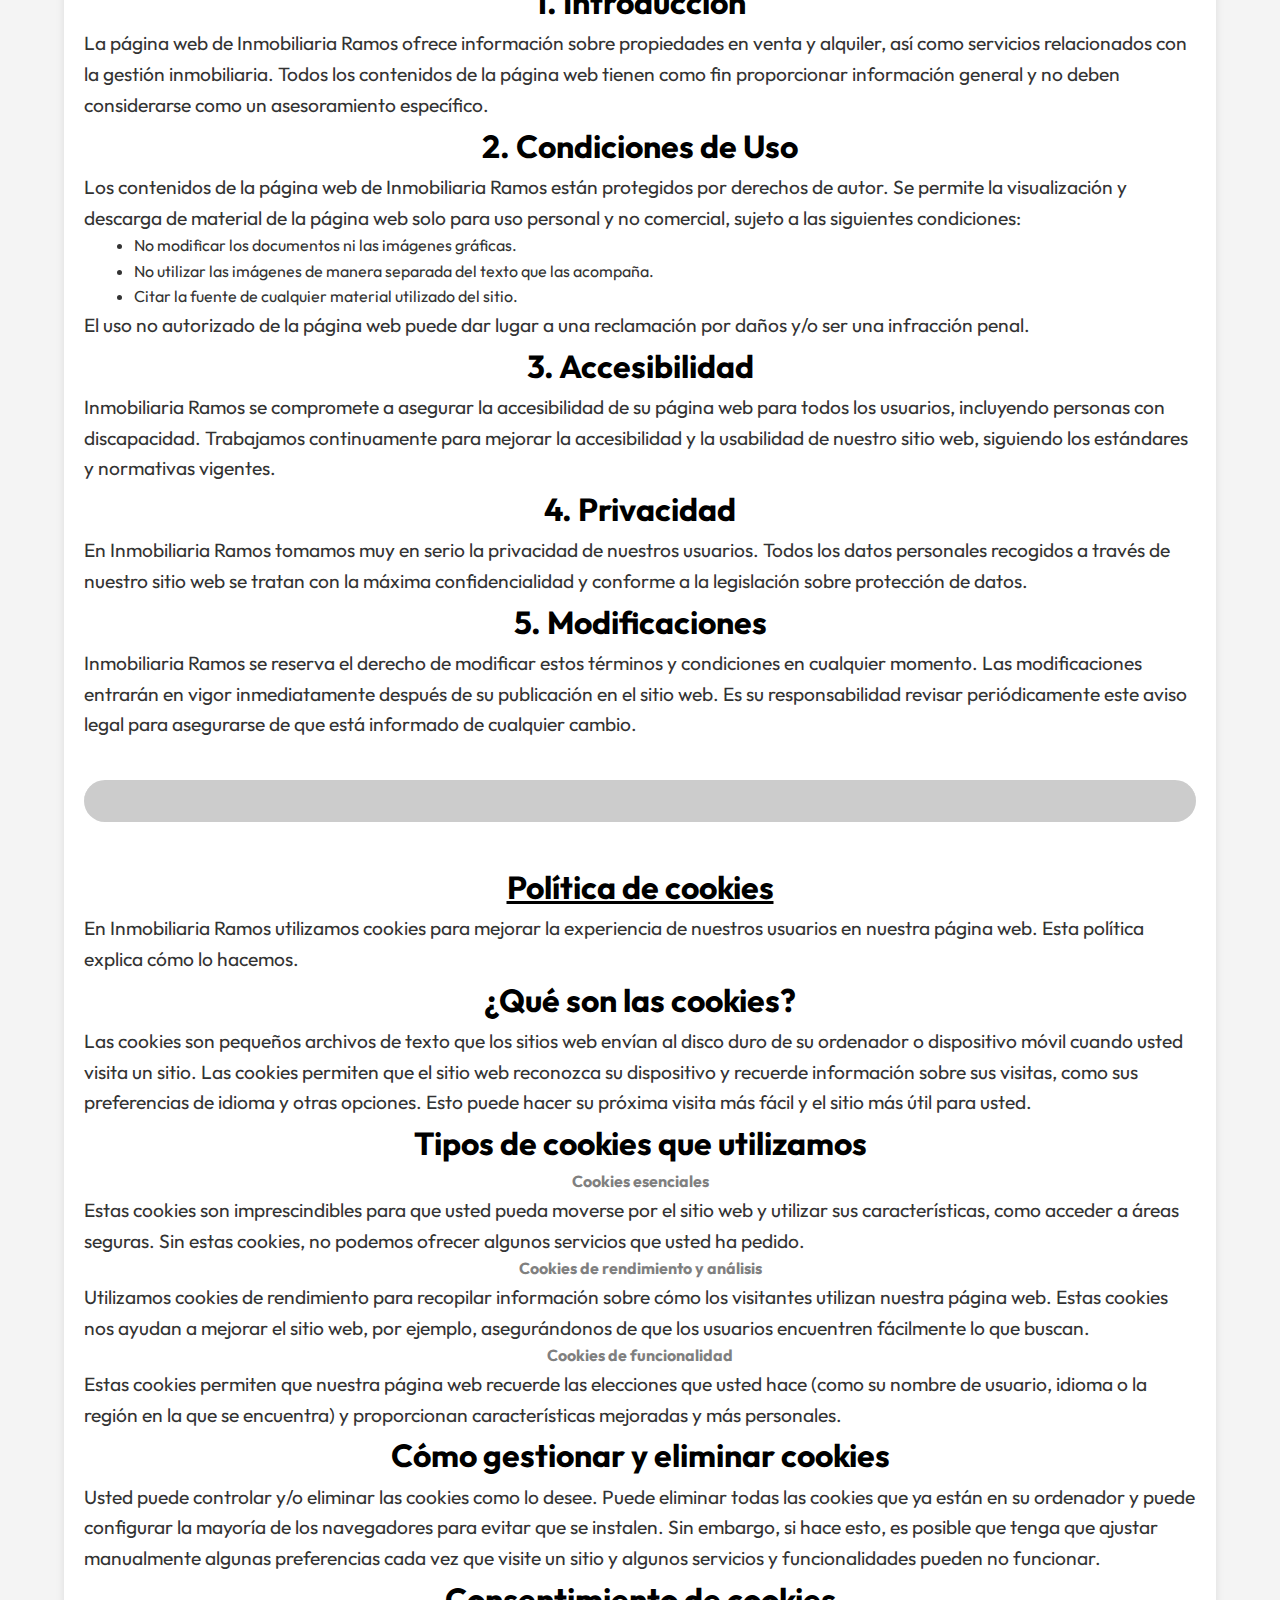
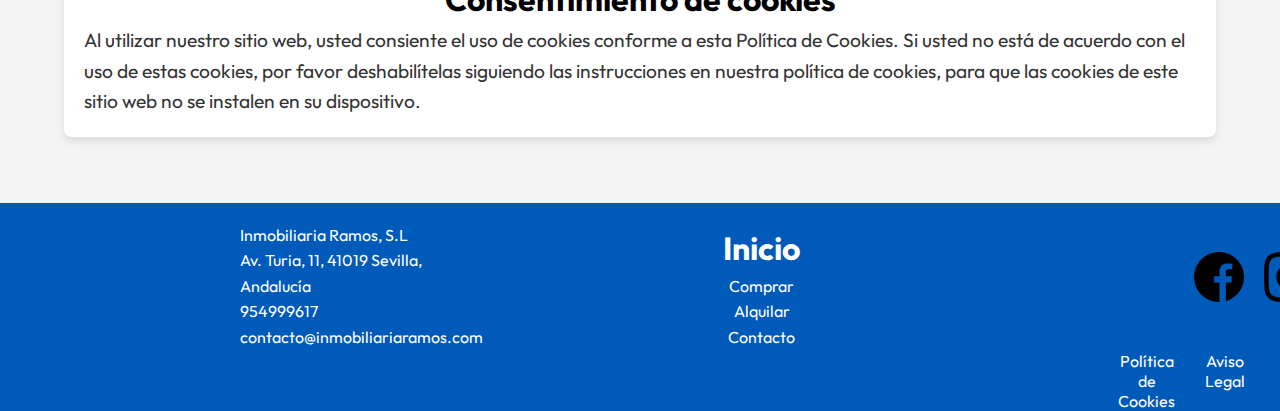
<file: contacto.html>
<!DOCTYPE html>
<html lang="es">

<head>
    <meta charset="UTF-8">
    <meta name="viewport" content="width=device-width, initial-scale=1.0">
    <link rel="apple-touch-icon" sizes="180x180" href="./img/favicon/apple-touch-icon.png">
    <link rel="icon" type="image/png" sizes="32x32" href="./img/favicon/favicon-32x32.png">
    <link rel="icon" type="image/png" sizes="16x16" href="./img/favicon/favicon-16x16.png">
    <link rel="manifest" href="./img/favicon/site.webmanifest">
    <link rel="mask-icon" href="./img/favicon/safari-pinned-tab.svg" color="#5bbad5">
    <meta name="msapplication-TileColor" content="#da532c">
    <meta name="theme-color" content="#ffffff">
    <link rel="stylesheet" href="./theme/style.css">
    <title>Contacto</title>
</head>

<body>
    <header>
        <div class="header-container">
            <a href="./index.html" style="width: 60px; height: 60px; z-index: 1000;"><img src="./img/icons/iconoHeader.png" alt="" width="60px"></a>
            <h1 class="header-title"><a href="./index.html">Inmobiliaria Ramos</a></h1>
            <nav>
                <ul>
                    <li><a href="./index.html">Inicio</a></li>
                    <li><a href="./comprar1.html">Comprar</a></li>
                    <li><a href="./alquilar1.html">Alquilar</a></li>
                    <li><a href="./contacto.html">Contacto</a></li>
                </ul>
            </nav>
        </div>
    </header>
    <main>
        <h2 class="comprar-title">Contacto</h2>
        <section class="location-section">
            <h2 class="section-title">Localización</h2>
            <iframe
                src="https://www.google.com/maps/embed?pb=!1m18!1m12!1m3!1d3169.185230058418!2d-5.930564123599488!3d37.40909653313938!2m3!1f0!2f0!3f0!3m2!1i1024!2i768!4f13.1!3m3!1m2!1s0xd126c3c4d173efb%3A0xc6aacb7db2dd738!2sInstituto%20Tecnol%C3%B3gico%20Superior%20ADA!5e0!3m2!1ses!2ses!4v1715344725775!5m2!1ses!2ses"
                width="600" height="450" style="border:2px; border-radius: 10px;" allowfullscreen="" loading="lazy"
                referrerpolicy="no-referrer-when-downgrade"></iframe>
        </section>

        <hr class="divider">

        <section class="contact-section">
            <h2 class="section-title">Contacta con nosotros</h2>
            <div class="contact-form-container">
                <h3>Complete sus datos</h3>
                <form>
                    <input type="text" placeholder="Nombre" required>
                    <input type="text" placeholder="Apellidos" required>
                    <input type="tel" placeholder="Teléfono" required>
                    <input type="email" placeholder="Correo electrónico" required>
                    <label>
                        <input type="checkbox" required>
                        <span>Acepto las <a href="./contacto.html#condiciones">condiciones</a></span>
                    </label>
                    <button type="submit" disabled>Enviar</button>
                </form>
            </div>
        </section>
    
        <script>
            document.addEventListener('DOMContentLoaded', function() {
                const checkbox = document.querySelector('.contact-section .contact-form-container form input[type="checkbox"]');
                const submitButton = document.querySelector('.contact-section .contact-form-container form button');
    
                submitButton.disabled = true;
    
                checkbox.addEventListener('change', function() {
                    submitButton.disabled = !this.checked;
                });
            });
        </script>

        <hr class="divider" id="condiciones">

        <section class="legal-section">
            <h2 class="section-title">Aviso Legal</h2>
            <p>Este documento establece los términos y condiciones bajo los cuales se ofrece el uso de la página web de
                Inmobiliaria Ramos, así como la información y servicios que ésta proporciona. Al utilizar nuestro sitio
                web, usted acepta estos términos y condiciones en su totalidad; si no está de acuerdo con ellos o con
                cualquier parte de estos términos y condiciones, no debe usar este sitio web.</p>

            <h3>1. Introducción</h3>
            <p>La página web de Inmobiliaria Ramos ofrece información sobre propiedades en venta y alquiler, así como
                servicios relacionados con la gestión inmobiliaria. Todos los contenidos de la página web tienen como
                fin proporcionar información general y no deben considerarse como un asesoramiento específico.</p>

            <h3>2. Condiciones de Uso</h3>
            <p>Los contenidos de la página web de Inmobiliaria Ramos están protegidos por derechos de autor. Se permite
                la visualización y descarga de material de la página web solo para uso personal y no comercial, sujeto a
                las siguientes condiciones:</p>
            <ul class="legal-section-list">
                <li>No modificar los documentos ni las imágenes gráficas.</li>
                <li>No utilizar las imágenes de manera separada del texto que las acompaña.</li>
                <li>Citar la fuente de cualquier material utilizado del sitio.</li>
            </ul>

            <p>El uso no autorizado de la página web puede dar lugar a una reclamación por daños y/o ser una infracción
                penal.</p>

            <h3>3. Accesibilidad</h3>
            <p>Inmobiliaria Ramos se compromete a asegurar la accesibilidad de su página web para todos los usuarios,
                incluyendo personas con discapacidad. Trabajamos continuamente para mejorar la accesibilidad y la
                usabilidad de nuestro sitio web, siguiendo los estándares y normativas vigentes.</p>

            <h3>4. Privacidad</h3>
            <p>En Inmobiliaria Ramos tomamos muy en serio la privacidad de nuestros usuarios. Todos los datos personales
                recogidos a través de nuestro sitio web se tratan con la máxima confidencialidad y conforme a la
                legislación sobre protección de datos.</p>

            <h3>5. Modificaciones</h3>
            <p>Inmobiliaria Ramos se reserva el derecho de modificar estos términos y condiciones en cualquier momento.
                Las modificaciones entrarán en vigor inmediatamente después de su publicación en el sitio web. Es su
                responsabilidad revisar periódicamente este aviso legal para asegurarse de que está informado de
                cualquier cambio.</p>
        </section>

        <hr class="divider">

        <section class="cookies-section">
            <h2 class="section-title" id="cookies">Política de cookies</h2>
            <p>En Inmobiliaria Ramos utilizamos cookies para mejorar la experiencia de nuestros usuarios en nuestra página web. Esta política explica cómo lo hacemos.</p>
        
            <h3>¿Qué son las cookies?</h3>
            <p>Las cookies son pequeños archivos de texto que los sitios web envían al disco duro de su ordenador o dispositivo móvil cuando usted visita un sitio. Las cookies permiten que el sitio web reconozca su dispositivo y recuerde información sobre sus visitas, como sus preferencias de idioma y otras opciones. Esto puede hacer su próxima visita más fácil y el sitio más útil para usted.</p>
        
            <h3>Tipos de cookies que utilizamos</h3>
            <h4>Cookies esenciales</h4>
            <p>Estas cookies son imprescindibles para que usted pueda moverse por el sitio web y utilizar sus características, como acceder a áreas seguras. Sin estas cookies, no podemos ofrecer algunos servicios que usted ha pedido.</p>
            
            <h4>Cookies de rendimiento y análisis</h4>
            <p>Utilizamos cookies de rendimiento para recopilar información sobre cómo los visitantes utilizan nuestra página web. Estas cookies nos ayudan a mejorar el sitio web, por ejemplo, asegurándonos de que los usuarios encuentren fácilmente lo que buscan.</p>
        
            <h4>Cookies de funcionalidad</h4>
            <p>Estas cookies permiten que nuestra página web recuerde las elecciones que usted hace (como su nombre de usuario, idioma o la región en la que se encuentra) y proporcionan características mejoradas y más personales.</p>
        
            <h3>Cómo gestionar y eliminar cookies</h3>
            <p>Usted puede controlar y/o eliminar las cookies como lo desee. Puede eliminar todas las cookies que ya están en su ordenador y puede configurar la mayoría de los navegadores para evitar que se instalen. Sin embargo, si hace esto, es posible que tenga que ajustar manualmente algunas preferencias cada vez que visite un sitio y algunos servicios y funcionalidades pueden no funcionar.</p>
        
            <h3>Consentimiento de cookies</h3>
            <p>Al utilizar nuestro sitio web, usted consiente el uso de cookies conforme a esta Política de Cookies. Si usted no está de acuerdo con el uso de estas cookies, por favor deshabilítelas siguiendo las instrucciones en nuestra política de cookies, para que las cookies de este sitio web no se instalen en su dispositivo.</p>
        </section>
    </main>
    <br>
    <footer>
        <div class="contenedor">
            <div class="contenedorFooter">
                <div class="informacionDiv">
                    <ul class="list-ul">
                        <li>Inmobiliaria Ramos, S.L</li>
                        <li>Av. Turia, 11, 41019 Sevilla, Andalucía</li>
                        <li>954999617</li>
                        <li>contacto@inmobiliariaramos.com</li>
                    </ul>
                    <ul class="list-ul-center">
                        <li>
                            <h3><a href="./index.html" class="footer-links">Inicio</a></h3>
                        </li>
                        <li><a href="./comprar1.html" class="footer-links">Comprar</a></li>
                        <li><a href="./alquilar1.html" class="footer-links">Alquilar</a></li>
                        <li><a href="./contacto.html" class="footer-links">Contacto</a></li>
                    </ul>
                    <ul class="list-ul-img">
                        <a href="./notfound.html"><img src="./img/icons/facebookIcon.png" alt="" width="50px"></a>
                        <a href="./notfound.html"><img src="./img/icons/instagramIcon.png" alt="" width="50px"></a>
                        <a href="./notfound.html"><img src="./img/icons/XIcon.png" alt="" width="50px"></a>
                    </ul>
                </div>
                <div class="list-ul-links">
                    <a href="./contacto.html#cookies">Política de Cookies</a>
                    <a href="./contacto.html#condiciones">Aviso Legal</a>
                </div>
            </footer>
</body>

</html>
</file>
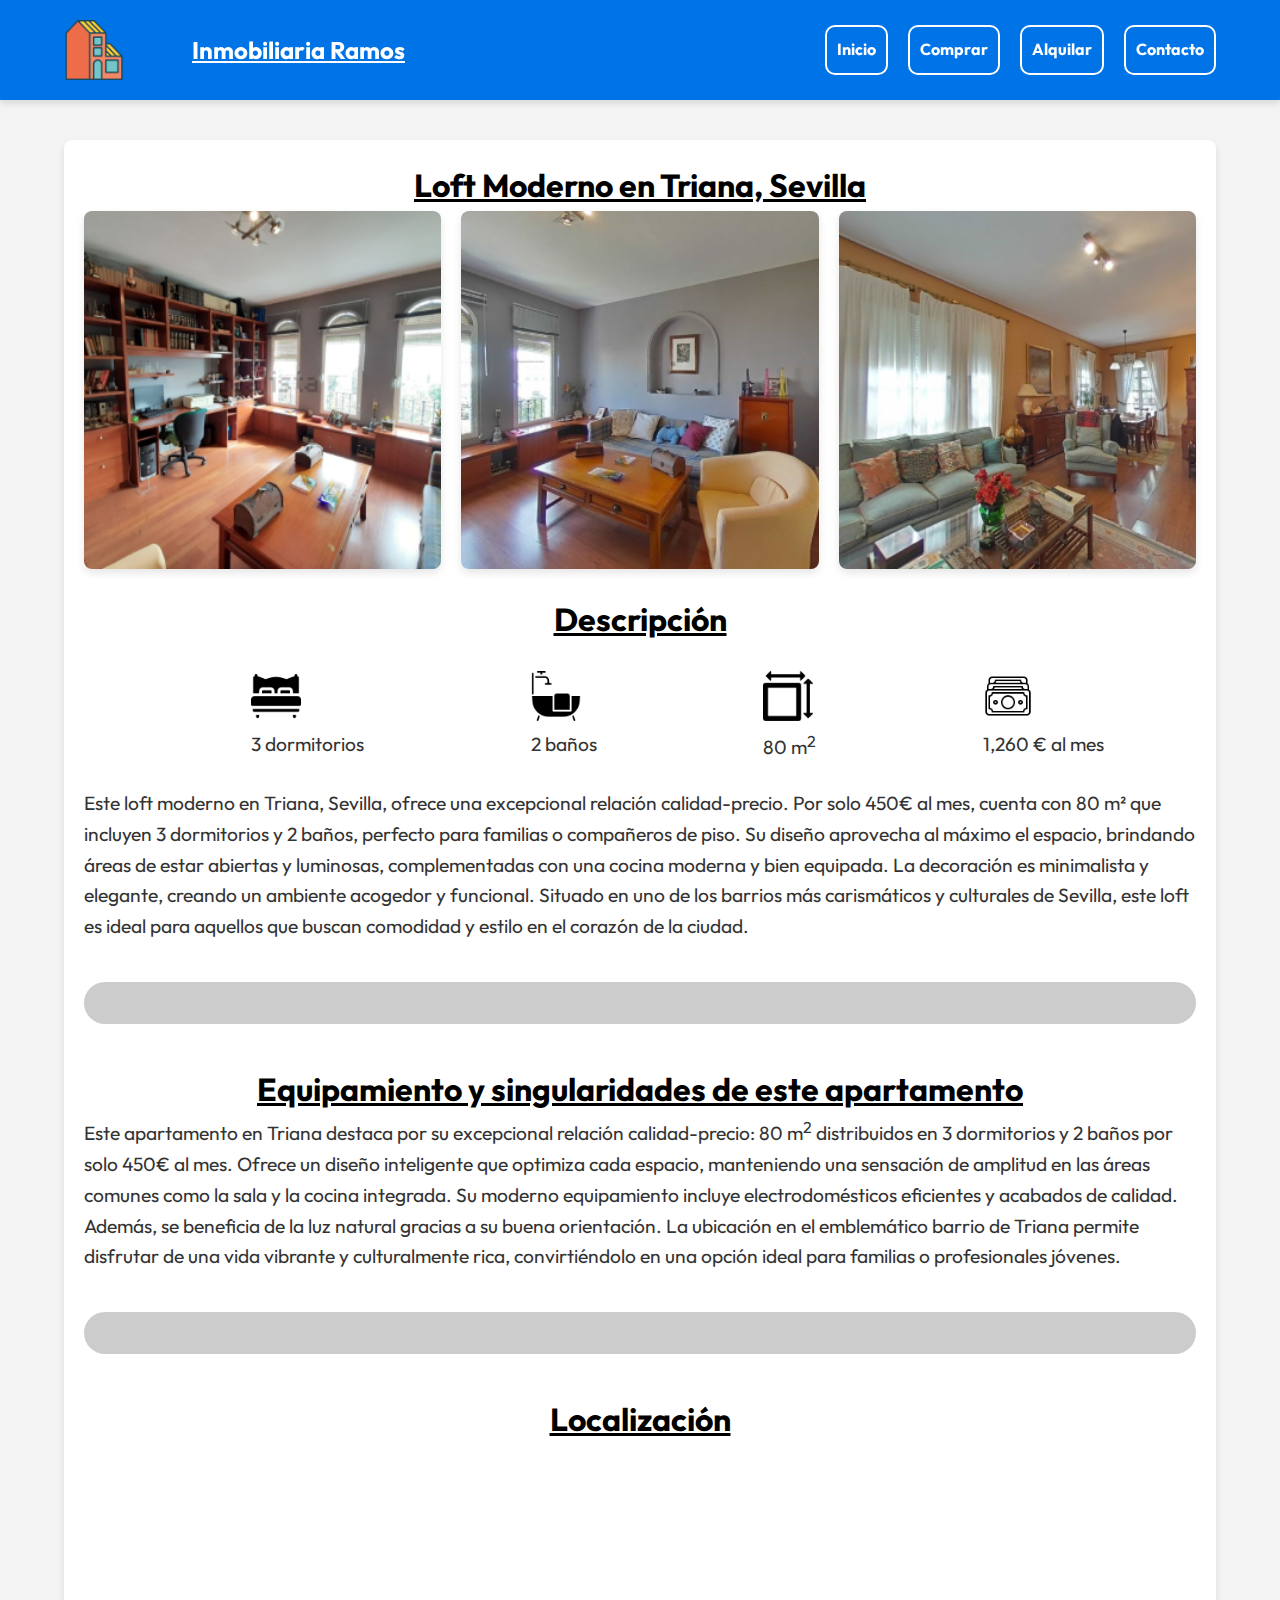
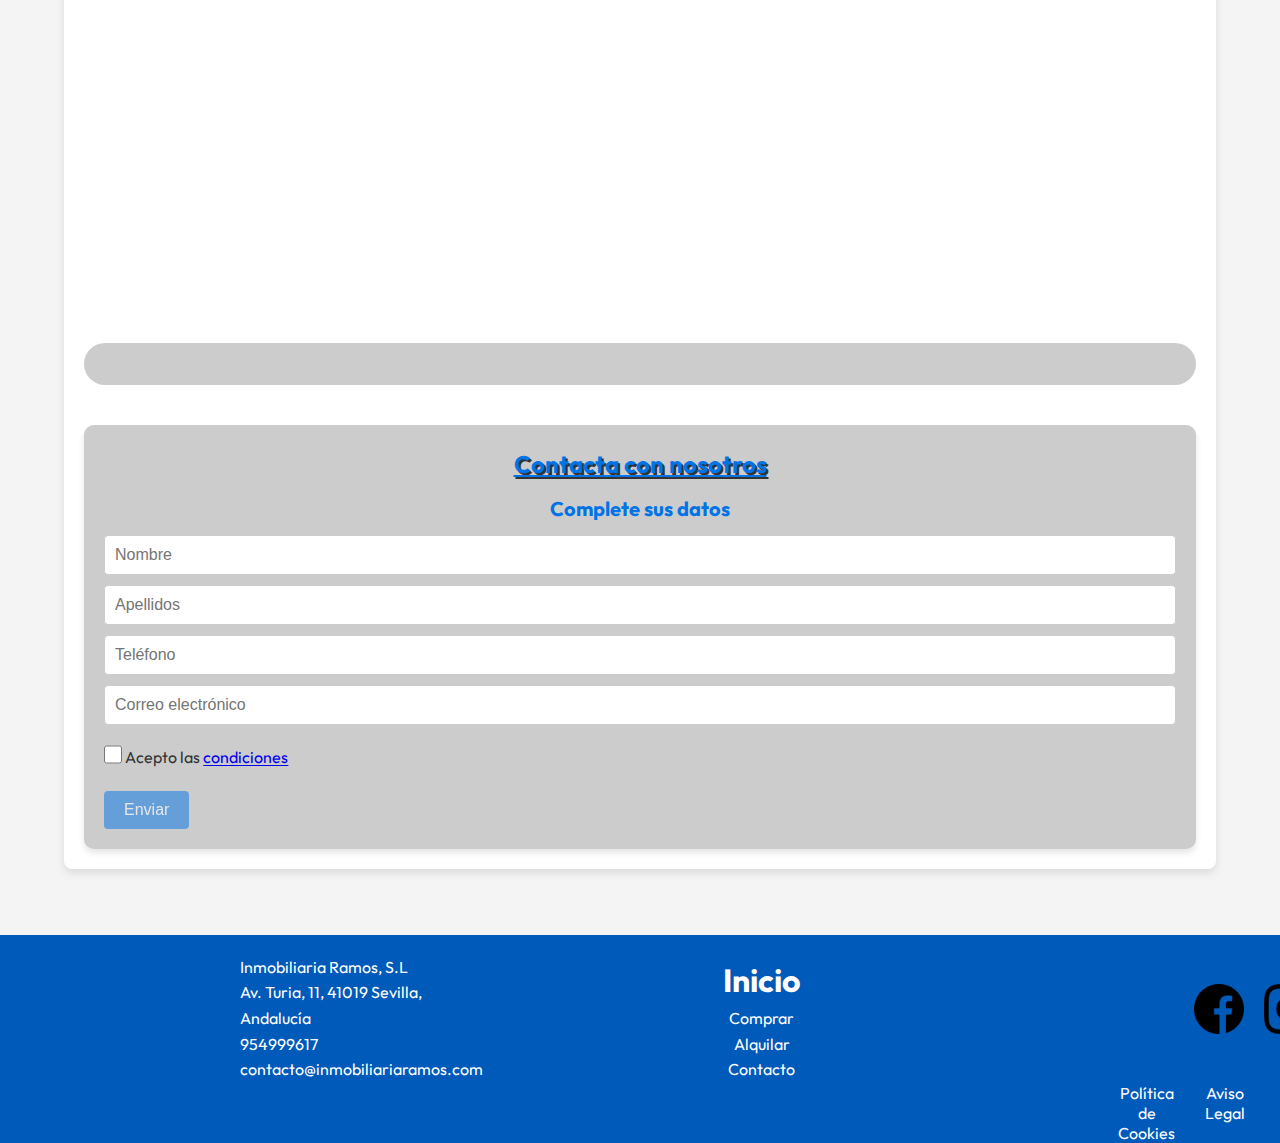
<file: detallealquilar.html>
<!DOCTYPE html>
<html lang="es">

<head>
    <meta charset="UTF-8">
    <meta name="viewport" content="width=device-width, initial-scale=1.0">
    <link rel="apple-touch-icon" sizes="180x180" href="./img/favicon/apple-touch-icon.png">
    <link rel="icon" type="image/png" sizes="32x32" href="./img/favicon/favicon-32x32.png">
    <link rel="icon" type="image/png" sizes="16x16" href="./img/favicon/favicon-16x16.png">
    <link rel="manifest" href="./img/favicon/site.webmanifest">
    <link rel="mask-icon" href="./img/favicon/safari-pinned-tab.svg" color="#5bbad5">
    <meta name="msapplication-TileColor" content="#da532c">
    <meta name="theme-color" content="#ffffff">
    <link rel="stylesheet" href="./theme/style.css">
    <title>Detalle Alquilar</title>
</head>

<body>
    <header>
        <div class="header-container">
            <a href="./index.html" style="width: 60px; height: 60px; z-index: 1000;"><img src="./img/icons/iconoHeader.png" alt="" width="60px"></a>
            <h1 class="header-title"><a href="./index.html">Inmobiliaria Ramos</a></h1>
            <nav>
                <ul>
                    <li><a href="./index.html">Inicio</a></li>
                    <li><a href="./comprar1.html">Comprar</a></li>
                    <li><a href="./alquilar1.html">Alquilar</a></li>
                    <li><a href="./contacto.html">Contacto</a></li>
                </ul>
            </nav>
        </div>
    </header>
    <main>
        <h2 class="section-title">Loft Moderno en Triana, Sevilla</h2>

        <section class="comprar-section">
            <div class="card">
                <div class="card-image">
                    <img src="./img/piso11.png" alt="Castellar 1">
                </div>
            </div>
            </div>
            <div class="card">
                <div class="card-image">
                    <img src="./img/loft1.png" alt="Castellar 2">
                </div>
            </div>
            <div class="card">
                <div class="card-image">
                    <img src="./img/loft2.png" alt="Castellar 3">
                </div>
            </div>
        </section>
        <br>
        <h3 class="section-subtitle"><u>Descripción</u></h3>
        <br>
        <ul class="property-features">
            <li class="property-features-img">
                <img src="./img/icons/camaIcon.png" alt="Dormitorios" width="50px">
                <p>3 dormitorios</p>
            </li>
            <li class="property-features-img">
                <img src="./img/icons/banoIcon.png" alt="Cuartos de Baño" width="50px">
                <p>2 baños</p>
            </li>
            <li class="property-features-img">
                <img src="./img/icons/medidaIcon.png" alt="Tamaño" width="50px">
                <p>80 m<sup>2</sup></p>
            </li>
            <li class="property-features-img">
                <img src="./img/icons/dineroIcon.png" alt="Precio" width="50px">
                <p>1,260 € al mes</p>
            </li>
        </ul>
        <br>
        <p>
            Este loft moderno en Triana, Sevilla, ofrece una excepcional 
            relación calidad-precio. Por solo 450€ al mes, cuenta con 80 m² 
            que incluyen 3 dormitorios y 2 baños, perfecto para familias o 
            compañeros de piso. Su diseño aprovecha al máximo el espacio, 
            brindando áreas de estar abiertas y luminosas, complementadas con una 
            cocina moderna y bien equipada. La decoración es minimalista y elegante, 
            creando un ambiente acogedor y funcional. Situado en uno de los barrios 
            más carismáticos y culturales de Sevilla, este loft es ideal para aquellos 
            que buscan comodidad y estilo en el corazón de la ciudad.
        </p>

        <hr class="divider">

        <h2 class="section-title">Equipamiento y singularidades de este apartamento</h2>
        <p>
            Este apartamento en Triana destaca por su excepcional 
            relación calidad-precio: 80 m<sup>2</sup> distribuidos en 3 dormitorios y 2 baños 
            por solo 450€ al mes. Ofrece un diseño inteligente que optimiza cada espacio, 
            manteniendo una sensación de amplitud en las áreas comunes como la sala y 
            la cocina integrada. Su moderno equipamiento incluye electrodomésticos 
            eficientes y acabados de calidad. Además, se beneficia de la luz natural 
            gracias a su buena orientación. La ubicación en el emblemático barrio de 
            Triana permite disfrutar de una vida vibrante y culturalmente rica, 
            convirtiéndolo en una opción ideal para familias o profesionales jóvenes.
        </p>

        <hr class="divider">
        <section class="location-section">
            <h2 class="section-title">Localización</h2>
            <iframe src="https://www.google.com/maps/embed?pb=!1m18!1m12!1m3!1d1332.9420844842414!2d-6.006892294068826!3d37.38301086179735!2m3!1f0!2f0!3f0!3m2!1i1024!2i768!4f13.1!3m3!1m2!1s0xd126c6b1b5131e3%3A0x260463fe94709b12!2sTriana%2C%20Sevilla!5e0!3m2!1ses!2ses!4v1715694927658!5m2!1ses!2ses" width="600" height="450" style="border:0;" allowfullscreen="" loading="lazy" referrerpolicy="no-referrer-when-downgrade"></iframe>
        </section>

        <hr class="divider">

        <section class="contact-section">
            <h2 class="section-title">Contacta con nosotros</h2>
            <div class="contact-form-container">
                <h3>Complete sus datos</h3>
                <form>
                    <input type="text" placeholder="Nombre" required>
                    <input type="text" placeholder="Apellidos" required>
                    <input type="tel" placeholder="Teléfono" required>
                    <input type="email" placeholder="Correo electrónico" required>
                    <label>
                        <input type="checkbox" required>
                        <span>Acepto las <a href="./contacto.html#condiciones">condiciones</a></span>
                    </label>
                    <button type="submit" disabled>Enviar</button>
                </form>
            </div>
        </section>
    
        <script>
            document.addEventListener('DOMContentLoaded', function() {
                const checkbox = document.querySelector('.contact-section .contact-form-container form input[type="checkbox"]');
                const submitButton = document.querySelector('.contact-section .contact-form-container form button');
    
                submitButton.disabled = true;
    
                checkbox.addEventListener('change', function() {
                    submitButton.disabled = !this.checked;
                });
            });
        </script>
    </main>
    <br>
    <footer>
        <div class="contenedor">
            <div class="contenedorFooter">
                <div class="informacionDiv">
                    <ul class="list-ul">
                        <li>Inmobiliaria Ramos, S.L</li>
                        <li>Av. Turia, 11, 41019 Sevilla, Andalucía</li>
                        <li>954999617</li>
                        <li>contacto@inmobiliariaramos.com</li>
                    </ul>
                    <ul class="list-ul-center">
                        <li>
                            <h3><a href="./index.html" class="footer-links">Inicio</a></h3>
                        </li>
                        <li><a href="./comprar1.html" class="footer-links">Comprar</a></li>
                        <li><a href="./alquilar1.html" class="footer-links">Alquilar</a></li>
                        <li><a href="./contacto.html" class="footer-links">Contacto</a></li>
                    </ul>
                    <ul class="list-ul-img">
                        <a href="./notfound.html"><img src="./img/icons/facebookIcon.png" alt="" width="50px"></a>
                        <a href="./notfound.html"><img src="./img/icons/instagramIcon.png" alt="" width="50px"></a>
                        <a href="./notfound.html"><img src="./img/icons/XIcon.png" alt="" width="50px"></a>
                    </ul>
                </div>
                <div class="list-ul-links">
                    <a href="./contacto.html#cookies">Política de Cookies</a>
                    <a href="./contacto.html#condiciones">Aviso Legal</a>
                </div>
            </footer>
</body>

</html>
</file>
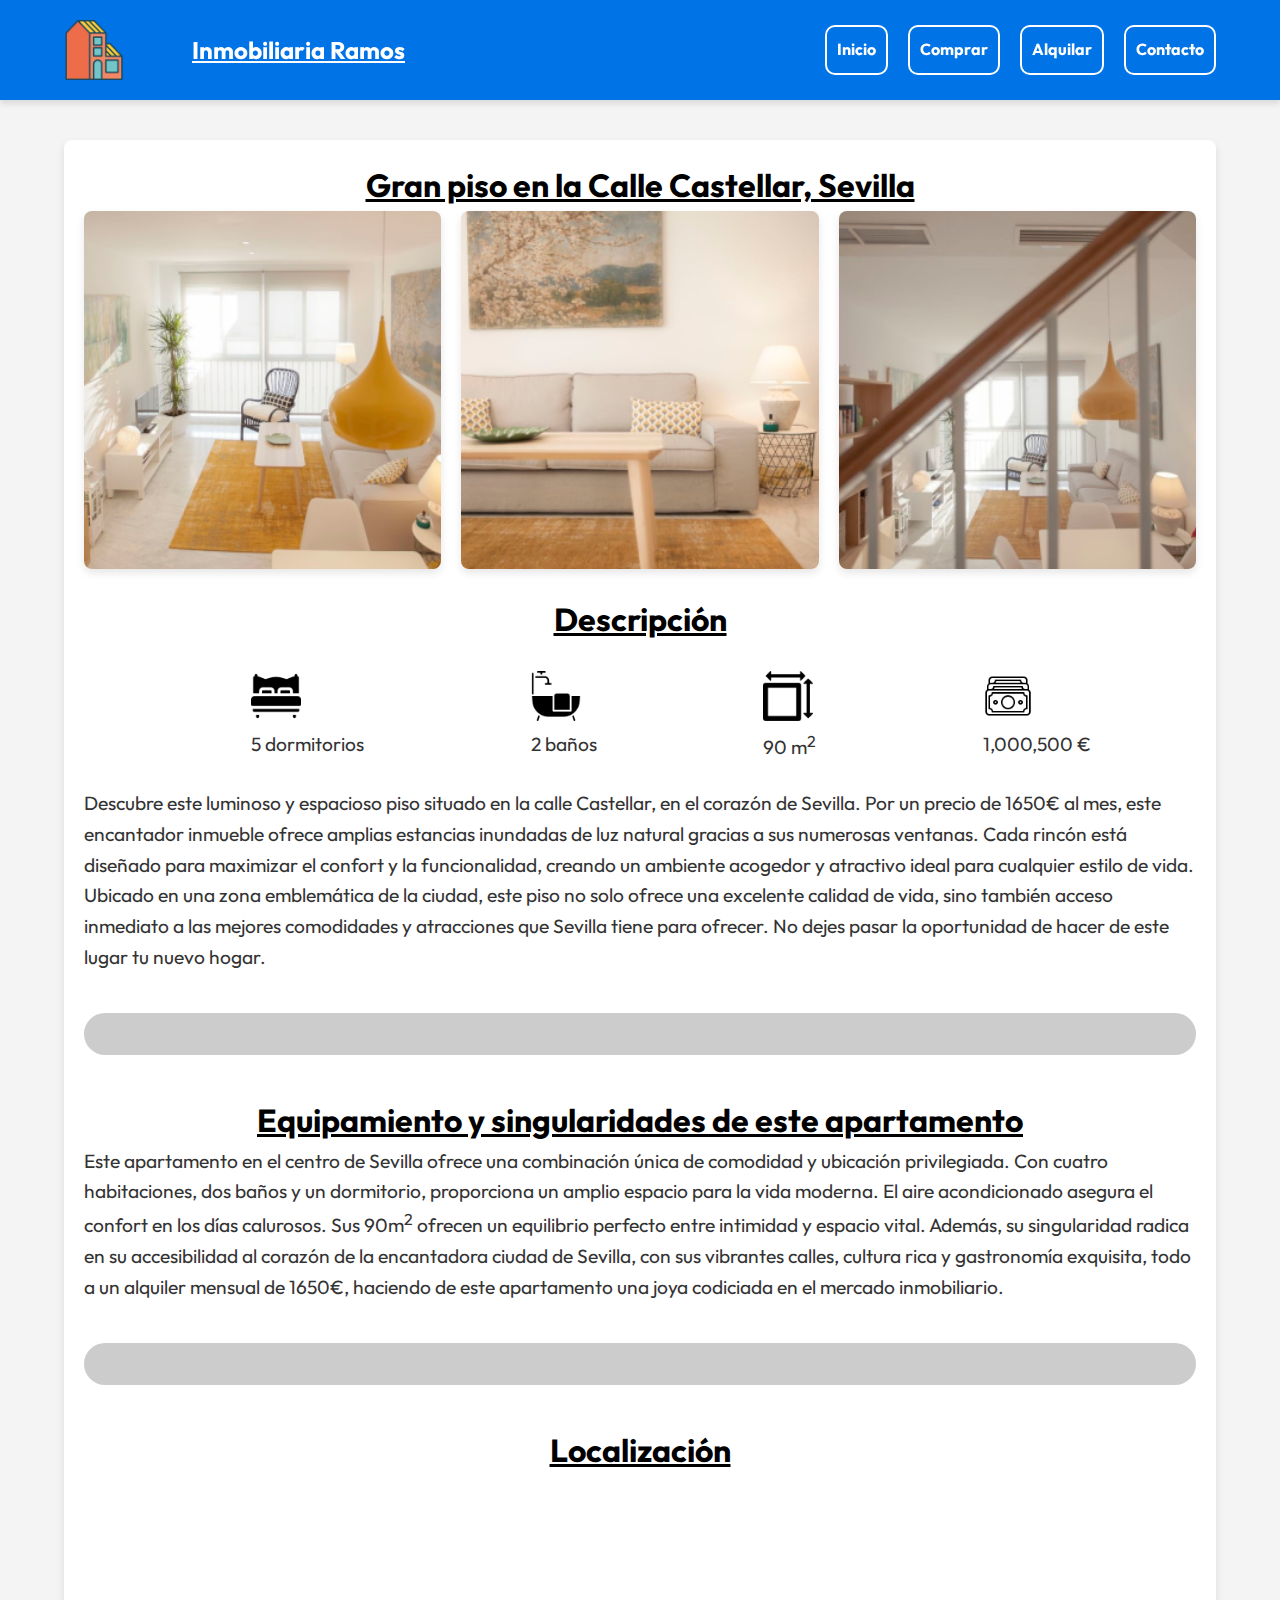
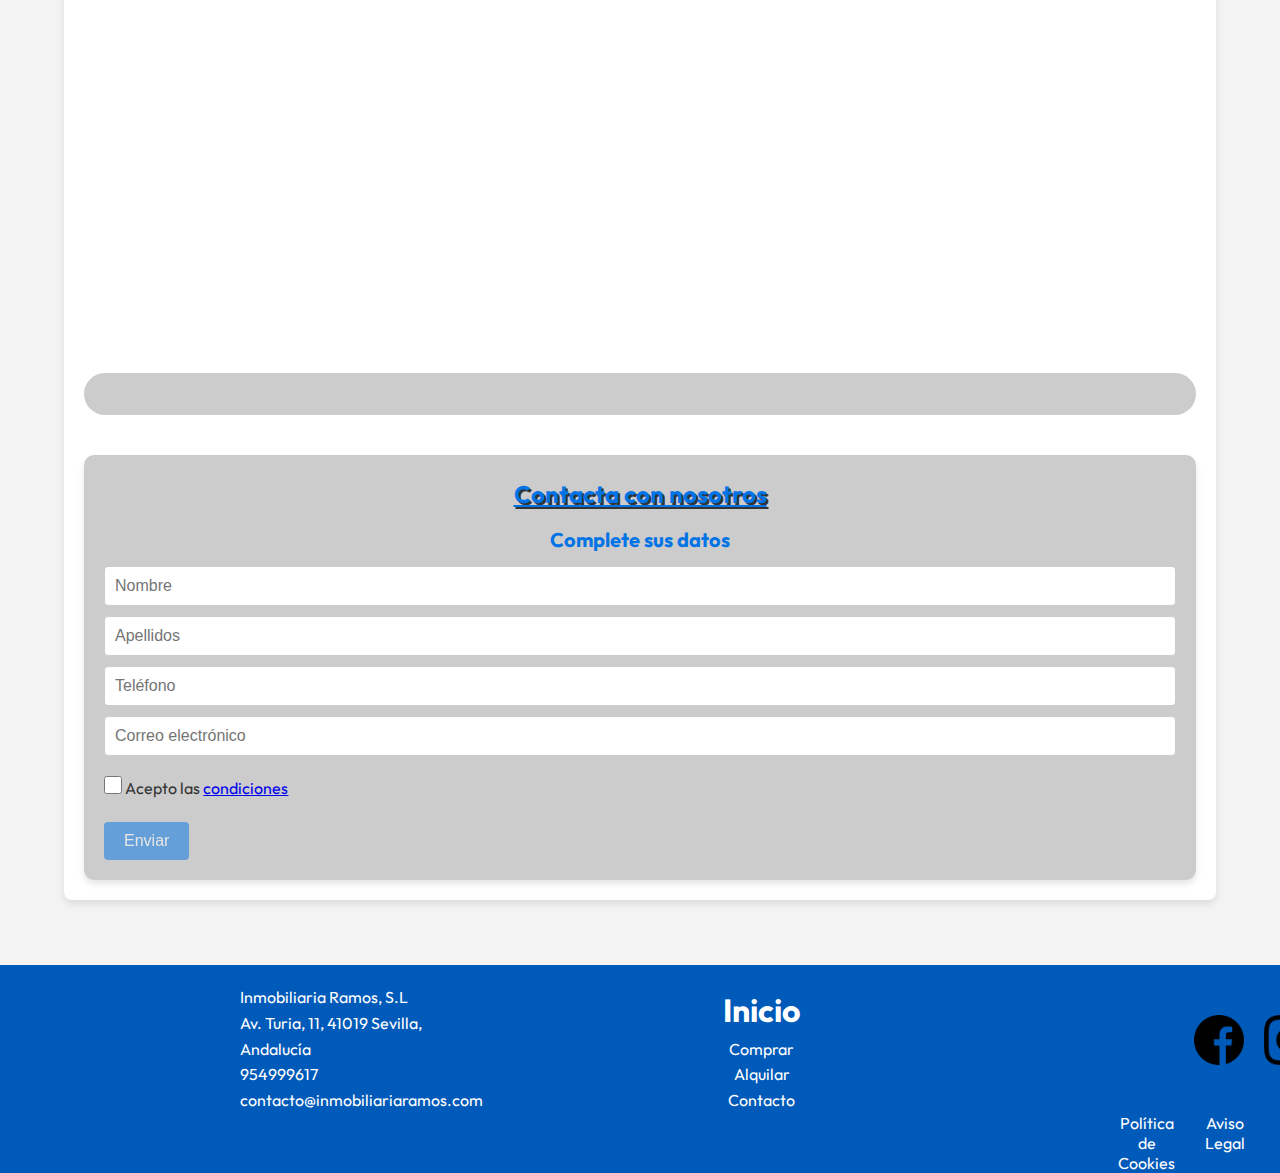
<file: detallecomprar.html>
<!DOCTYPE html>
<html lang="es">

<head>
    <meta charset="UTF-8">
    <meta name="viewport" content="width=device-width, initial-scale=1.0">
    <link rel="apple-touch-icon" sizes="180x180" href="./img/favicon/apple-touch-icon.png">
    <link rel="icon" type="image/png" sizes="32x32" href="./img/favicon/favicon-32x32.png">
    <link rel="icon" type="image/png" sizes="16x16" href="./img/favicon/favicon-16x16.png">
    <link rel="manifest" href="./img/favicon/site.webmanifest">
    <link rel="mask-icon" href="./img/favicon/safari-pinned-tab.svg" color="#5bbad5">
    <meta name="msapplication-TileColor" content="#da532c">
    <meta name="theme-color" content="#ffffff">
    <link rel="stylesheet" href="./theme/style.css">
    <title>Detalle Comprar</title>
</head>

<body>
    <header>
        <div class="header-container">
            <a href="./index.html" style="width: 60px; height: 60px; z-index: 1000;"><img src="./img/icons/iconoHeader.png" alt="" width="60px"></a>
            <h1 class="header-title"><a href="./index.html">Inmobiliaria Ramos</a></h1>
            <nav>
                <ul>
                    <li><a href="./index.html">Inicio</a></li>
                    <li><a href="./comprar1.html">Comprar</a></li>
                    <li><a href="./alquilar1.html">Alquilar</a></li>
                    <li><a href="./contacto.html">Contacto</a></li>
                </ul>
            </nav>
        </div>
    </header>
    <main>
        <h2 class="section-title">Gran piso en la Calle Castellar, Sevilla</h2>

        <section class="comprar-section">
            <div class="card">
                <div class="card-image">
                    <img src="./img/img1castellar.png" alt="Castellar 1">
                </div>
            </div>
            </div>
            <div class="card">
                <div class="card-image">
                    <img src="./img/img2castellar.png" alt="Castellar 2">
                </div>
            </div>
            <div class="card">
                <div class="card-image">
                    <img src="./img/img3castellar.png" alt="Castellar 3">
                </div>
            </div>
        </section>
        <br>
        <h3 class="section-subtitle"><u>Descripción</u></h3>
        <br>
        <ul class="property-features">
            <li class="property-features-img">
                <img src="./img/icons/camaIcon.png" alt="Dormitorios" width="50px">
                <p>5 dormitorios</p>
            </li>
            <li class="property-features-img">
                <img src="./img/icons/banoIcon.png" alt="Cuartos de Baño" width="50px">
                <p>2 baños</p>
            </li>
            <li class="property-features-img">
                <img src="./img/icons/medidaIcon.png" alt="Tamaño" width="50px">
                <p>90 m<sup>2</sup></p>
            </li>
            <li class="property-features-img">
                <img src="./img/icons/dineroIcon.png" alt="Precio" width="50px">
                <p>1,000,500 €</p>
            </li>
        </ul>
        <br>
        <p>Descubre este luminoso y espacioso piso situado en la calle Castellar, 
            en el corazón de Sevilla. Por un precio de 1650€ al mes, este encantador 
            inmueble ofrece amplias estancias inundadas de luz natural gracias a sus numerosas ventanas. 
            Cada rincón está diseñado para maximizar el confort y la funcionalidad, creando un ambiente 
            acogedor y atractivo ideal para cualquier estilo de vida. Ubicado en una zona emblemática de la 
            ciudad, este piso no solo ofrece una excelente calidad de vida, sino también acceso 
            inmediato a las mejores comodidades y atracciones que Sevilla tiene para ofrecer. 
            No dejes pasar la oportunidad de hacer de este lugar tu nuevo hogar.</p>

        <hr class="divider">

        <h2 class="section-title">Equipamiento y singularidades de este apartamento</h2>
        <p>
            Este apartamento en el centro de Sevilla ofrece una combinación única de comodidad 
            y ubicación privilegiada. Con cuatro habitaciones, dos baños y un dormitorio, 
            proporciona un amplio espacio para la vida moderna. 
            El aire acondicionado asegura el confort en los días calurosos. 
            Sus 90m<sup>2</sup> ofrecen un equilibrio perfecto entre intimidad y espacio vital. 
            Además, su singularidad radica en su accesibilidad al corazón de la encantadora ciudad de Sevilla, 
            con sus vibrantes calles, cultura rica y gastronomía exquisita, todo a un alquiler mensual de 1650€, 
            haciendo de este apartamento una joya codiciada en el mercado inmobiliario.
        </p>

        <hr class="divider">

        <!-- <div class="details-img-columns">
            <div><img src="https://via.placeholder.com/150x150" alt="Feature 1"></div>
            <div><img src="https://via.placeholder.com/150x150" alt="Feature 2"></div>
            <div><img src="https://via.placeholder.com/150x150" alt="Feature 3"></div>
            <div><img src="https://via.placeholder.com/150x150" alt="Feature 4"></div>
            <div><img src="https://via.placeholder.com/150x150" alt="Feature 5"></div>
            <div><img src="https://via.placeholder.com/150x150" alt="Feature 6"></div>
            <div><img src="https://via.placeholder.com/150x150" alt="Feature 7"></div>
            <div><img src="https://via.placeholder.com/150x150" alt="Feature 8"></div>
            <div><img src="https://via.placeholder.com/150x150" alt="Feature 9"></div>
            <div><img src="https://via.placeholder.com/150x150" alt="Feature 10"></div>
        </div>

        <hr class="divider"> -->
        <section class="location-section">
            <h2 class="section-title">Localización</h2>
            <iframe src="https://www.google.com/maps/embed?pb=!1m18!1m12!1m3!1d323.6906915117114!2d-5.989316693078076!3d37.39650359374575!2m3!1f0!2f0!3f0!3m2!1i1024!2i768!4f13.1!3m3!1m2!1s0xd126c042245b509%3A0x88a7f8e95bffde6!2sC.%20Castellar%2C%20Casco%20Antiguo%2C%2041003%20Sevilla!5e0!3m2!1ses!2ses!4v1715610218077!5m2!1ses!2ses" width="600" height="450" style="border:0;" allowfullscreen="" loading="lazy" referrerpolicy="no-referrer-when-downgrade"></iframe>
        </section>

        <hr class="divider">

        <section class="contact-section">
            <h2 class="section-title">Contacta con nosotros</h2>
            <div class="contact-form-container">
                <h3>Complete sus datos</h3>
                <form>
                    <input type="text" placeholder="Nombre" required>
                    <input type="text" placeholder="Apellidos" required>
                    <input type="tel" placeholder="Teléfono" required>
                    <input type="email" placeholder="Correo electrónico" required>
                    <label>
                        <input type="checkbox" required>
                        <span>Acepto las <a href="./contacto.html#condiciones">condiciones</a></span>
                    </label>
                    <button type="submit" disabled>Enviar</button>
                </form>
            </div>
        </section>
    
        <script>
            document.addEventListener('DOMContentLoaded', function() {
                const checkbox = document.querySelector('.contact-section .contact-form-container form input[type="checkbox"]');
                const submitButton = document.querySelector('.contact-section .contact-form-container form button');
    
                submitButton.disabled = true;
    
                checkbox.addEventListener('change', function() {
                    submitButton.disabled = !this.checked;
                });
            });
        </script>
    </main>
    <br>
    <footer>
        <div class="contenedor">
            <div class="contenedorFooter">
                <div class="informacionDiv">
                    <ul class="list-ul">
                        <li>Inmobiliaria Ramos, S.L</li>
                        <li>Av. Turia, 11, 41019 Sevilla, Andalucía</li>
                        <li>954999617</li>
                        <li>contacto@inmobiliariaramos.com</li>
                    </ul>
                    <ul class="list-ul-center">
                        <li>
                            <h3><a href="./index.html" class="footer-links">Inicio</a></h3>
                        </li>
                        <li><a href="./comprar1.html" class="footer-links">Comprar</a></li>
                        <li><a href="./alquilar1.html" class="footer-links">Alquilar</a></li>
                        <li><a href="./contacto.html" class="footer-links">Contacto</a></li>
                    </ul>
                    <ul class="list-ul-img">
                        <a href="./notfound.html"><img src="./img/icons/facebookIcon.png" alt="" width="50px"></a>
                        <a href="./notfound.html"><img src="./img/icons/instagramIcon.png" alt="" width="50px"></a>
                        <a href="./notfound.html"><img src="./img/icons/XIcon.png" alt="" width="50px"></a>
                    </ul>
                </div>
                <div class="list-ul-links">
                    <a href="./contacto.html#cookies">Política de Cookies</a>
                    <a href="./contacto.html#condiciones">Aviso Legal</a>
                </div>
            </footer>
</body>

</html>
</file>
<file: theme/style.css>
@import url('https://fonts.googleapis.com/css2?family=Outfit:wght@100..900&display=swap');

* {
    margin: 0;
    padding: 0;
    box-sizing: border-box;
}

p {
    font-size: 1.2em;
}

body {
    font-family: Outfit, sans-serif;
    line-height: 1.6;
    background-color: #f4f4f4;
    color: #333;
}


header {
    background-color: #0073e6;
    color: #fff;
    padding: 20px 0;
    box-shadow: 0 4px 6px rgba(0, 0, 0, 0.1);
    position: sticky;
    top: 0;
    z-index: 1;
}

.header-title {
    position: absolute;
    padding-left: 10%;
}

.header-title>a {
    color: white;
    text-decoration: underline;
}

.header-container {
    width: 90%;
    max-width: 6000px;
    margin: 0 auto;
    display: flex;
    justify-content: space-between;
    align-items: center;
}

.header-container h1 {
    font-size: 24px;
    margin: 0;
}

nav ul {
    list-style: none;
    display: flex;
}

nav ul li {
    margin-left: 20px;
}

nav ul li a {
    display: flex;
    color: #fff;
    text-decoration: none;
    font-weight: bold;
    border: 2px solid white;
    padding: 10px;
    border-radius: 10px;
    transition: 0.2s;
}

nav ul li a:hover {
    transform: scale(1.2);
    background-color: #1e3cbe;
}

main {
    width: 90%;
    max-width: 1200px;
    margin: 40px auto;
    padding: 20px;
    background-color: #fff;
    box-shadow: 0 4px 8px rgba(0, 0, 0, 0.1);
    border-radius: 8px;
    min-height: 70vh;
}

.parallax {
    background-image: url("../img/bgIndex.jpg");
    height: 600px;
    background-attachment: fixed;
    background-position: center;
    background-repeat: no-repeat;
    background-size: cover;
    position: relative;
    border-radius: 10px;
}

.main-title {
    position: absolute;
    margin-left: 25%;
    top: 400px;
    text-align: center;
    color: white;
    text-shadow: 5px 5px #333;
    font-size: 4em;
}

.secondary-title {
    font-size: 4em;
    position: absolute;
    margin-left: 150px;
    font-family: 'Trebuchet MS', 'Lucida Sans Unicode', 'Lucida Grande', 'Lucida Sans', Arial, sans-serif;
}

.main-title-image {
    display: block;
    position: absolute;
    z-index: -1;
    left: 400px;
}

h2 {
    text-align: center;
    color: black;
    font-size: 2em;
}

h3 {
    text-align: left;
    color: black;
    font-size: 2em;
    text-align: center;
}

h4 {
    text-align: center;
    color: grey;
}

.body-text-description {
    position: relative;
    padding-bottom: 150px;
    border-radius: 50px;
    background-color: #e1efff;
    padding: 50px;
    margin-top: 100px;
}

.first-body-text>h3 {
    text-align: center;
}

.first-body-text>p {
    text-align: left;
}

.img-body-text-description-left {
    float: left;
    border-radius: 40px;
    padding: 30px;
}

.img-body-text-description-right {
    float: right;
    border-radius: 40px;
    padding: 30px;
}

.body-image-select {
    position: relative;
    width: fit-content;
    list-style-type: none;
    text-align: center;
}

.body-image-row {
    display: flex;
    display: inline-block;
    padding-left: 250px;
}

.body-image-row-sepia {
    filter: sepia(50);
}

.body-image-select>img {
    margin-left: 100px;
}

.body-img-select-button {
    position: relative;
    background-color: #007BFF;
    color: white;
    border: none;
    cursor: pointer;
    border-radius: 5px;
    padding: 10px 20px;
    top: 10px;
    text-decoration: none;
}

.body-img-select-button:hover {
    background-color: #005bb5;
    text-decoration: underline;
}

.body-image-select-button:active {
    filter: brightness(0.5);
}

hr {
    border: 0;
    margin: 40px 0;
    width: 100%;
    padding: 20px;
    border-radius: 50px;
    background-color: #ccc;
}

hr.divider {
    border: 0;
    border-top: 2px solid #ccc;
    margin: 40px 0;
    width: 100%;
}


.form-email {
    margin-left: 40%;
}

#email-input {
    padding: 10px;
    border-radius: 10px;
    border: 1px solid black;
    background-color: #bbbbbb;
}

#submit-input {
    padding: 10px;
    margin-left: 10px;
    background: linear-gradient(0deg, white, #969696);
    border: 2px, solid, black;
    border-radius: 10px;
    cursor: pointer;
}

footer {
    background-color: #005ab9;
    color: white;
    padding-top: 20px;
    text-align: center;
    width: 100%;
    min-height: 50px;
    position: relative;
}

.footer-links {
    text-decoration: none;
    color: white;
}

.footer-links:hover {
    text-decoration: underline;
}

.contenedorFooter {
    padding-right: 25%;
    list-style-type: none;
}

.informacionDiv {
    display: flex;
}

.list-ul {
    list-style-type: none;
    padding-left: 25%;
    text-align: left;
}

.list-ul-center {
    list-style-type: none;
    padding-left: 25%;
    text-align: center;
}

.list-ul-img {
    padding-top: 2%;
    display: flex;
    padding-left: 40%;
}

.list-ul-links {
    display: flex;
    margin-left: 85vw;
}

.list-ul-links>a {
    color: white;
    text-decoration: none;
    display: flex;
    margin-left: 30px;
    line-height: normal;
}

.list-ul-links>a:hover {
    text-decoration: underline;
}

.list-ul-img>a {
    right: 20%;
    padding: 10px;
}

/* Comprar.html */
.comprar-title {
    text-align: center;
    font-size: 3em;
    color: #0073e6;
    margin-bottom: 20px;
}

.comprar-section {
    display: grid;
    grid-template-columns: repeat(3, 1fr);
    gap: 20px;
}

.card {
    background-color: #fff;
    border-radius: 8px;
    box-shadow: 0 4px 8px rgba(0, 0, 0, 0.1);
    overflow: hidden;
    display: flex;
    flex-direction: column;
    justify-content: space-between;
}

.card-image {
    position: relative;
    width: 100%;
    padding-top: 100%;
    overflow: hidden;
}

.card-image img {
    position: absolute;
    top: 0;
    left: 0;
    width: 100%;
    height: 100%;
    object-fit: cover;
}

.card-content {
    padding: 15px;
    display: flex;
    flex-direction: column;
    gap: 10px;
}

.card-content-info {
    list-style-type: none;
    display: flex;
    gap: 60px;
    background-color: rgb(223, 243, 255);
    border-radius: 10px;
    padding: 5px;
}

.card-content h3 {
    font-size: 20px;
    color: #0073e6;
}

.card-content p {
    font-size: 14px;
    color: #666;
}

.card-price {
    font-size: 18px;
    color: #0073e6;
    font-weight: bold;
}

.card-button {
    padding: 10px 20px;
    font-size: 16px;
    background-color: #0073e6;
    color: #fff;
    border: none;
    border-radius: 4px;
    cursor: pointer;
    align-self: flex-start;
}

.card-button:hover {
    background-color: #005bb5;
}

/* Pagination */
.pagination {
    display: flex;
    justify-content: center;
    align-items: center;
    gap: 10px;
    margin-top: 20px;
}

.pagination-button,
.pagination-next {
    padding: 10px 15px;
    font-size: 14px;
    background-color: #0073e6;
    color: #fff;
    border: none;
    border-radius: 4px;
    cursor: pointer;
}

.pagination-button.active,
.pagination-button:hover,
.pagination-next:hover {
    background-color: #005bb5;
}

.pagination-next.inactive {
    background-color: #666;
}

/* Contact Section */
.contact-section {
    background-color: #ccc;
    border-radius: 10px;
    padding: 20px;
    box-shadow: 0 4px 6px rgba(0, 0, 0, 0.1);
}

.contact-section h2 {
    font-size: 24px;
    color: #0073e6;
    margin-bottom: 10px;
    text-shadow: #333 2px 2px;
}

.contact-section .contact-form-container h3 {
    font-size: 20px;
    color: #0073e6;
    margin-bottom: 10px;
}

.contact-section .contact-form-container form {
    display: flex;
    flex-direction: column;
    gap: 10px;
}

.contact-section .contact-form-container form input[type="text"],
.contact-section .contact-form-container form input[type="tel"],
.contact-section .contact-form-container form input[type="email"] {
    padding: 10px;
    font-size: 16px;
    border: 1px solid #ccc;
    border-radius: 4px;
    width: 100%;
}

.contact-section .contact-form-container form input[type="checkbox"] {
    margin-top: 10px;
}

.contact-section .contact-form-container form button {
    padding: 10px 20px;
    font-size: 16px;
    background-color: #0073e6;
    color: #fff;
    border: none;
    border-radius: 4px;
    cursor: pointer;
    margin-top: 10px;
    align-self: flex-start;
}

.contact-section .contact-form-container form button:disabled {
    opacity: 0.5;
    cursor: not-allowed;
}

.section-title {
    text-decoration: underline;
}

.contact-section .contact-form-container form button:hover {
    background-color: #005bb5;
}

.legal-section-list {
    padding-left: 50px;
}

input[type="checkbox"] {
    background-color: #fff;
    margin: 0;
    font: inherit;
    color: currentColor;
    width: 1.15em;
    height: 1.15em;
    border: 50px solid currentColor;
}

/* Localización */
.location-section {
    text-align: center;
}

/* Not Found */
.cat-image-container {
    width: 300px;
    margin-left: 40%;
    font-size: 1.3em;
    text-align: center;
}

.cat-image-border {
    border: 5px solid black;
    margin-top: 10%;
    border-radius: 1000px;
    width: 300px;
    transition: 0.8s;
}

.cat-image-border:hover {
    transform: rotate(360deg);
}

/* Detalle */
.property-features {
    display: flex;
    list-style-type: none;
}

.property-features-img {
    margin-left: 15%;
}

.details-img-columns {
    display: flex;
    flex-direction: row;
    flex-wrap: wrap;
}
</file>
